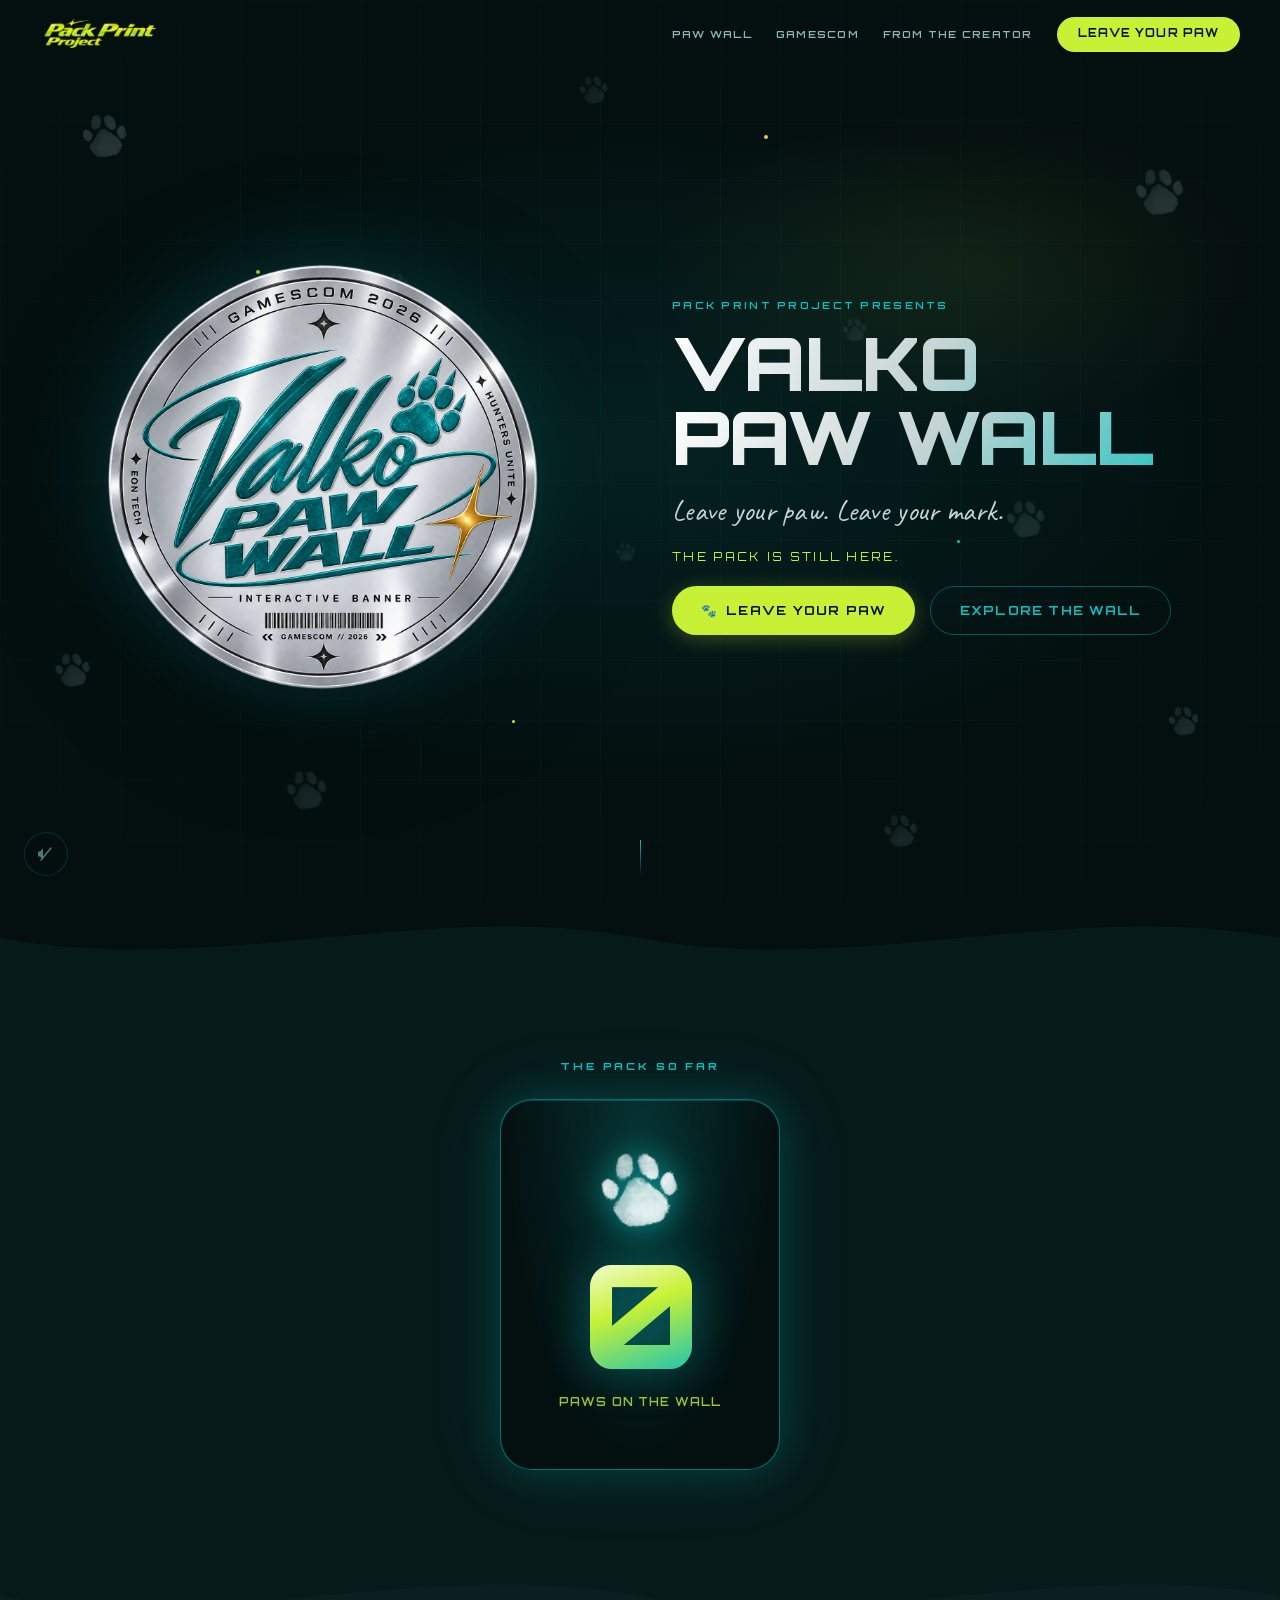
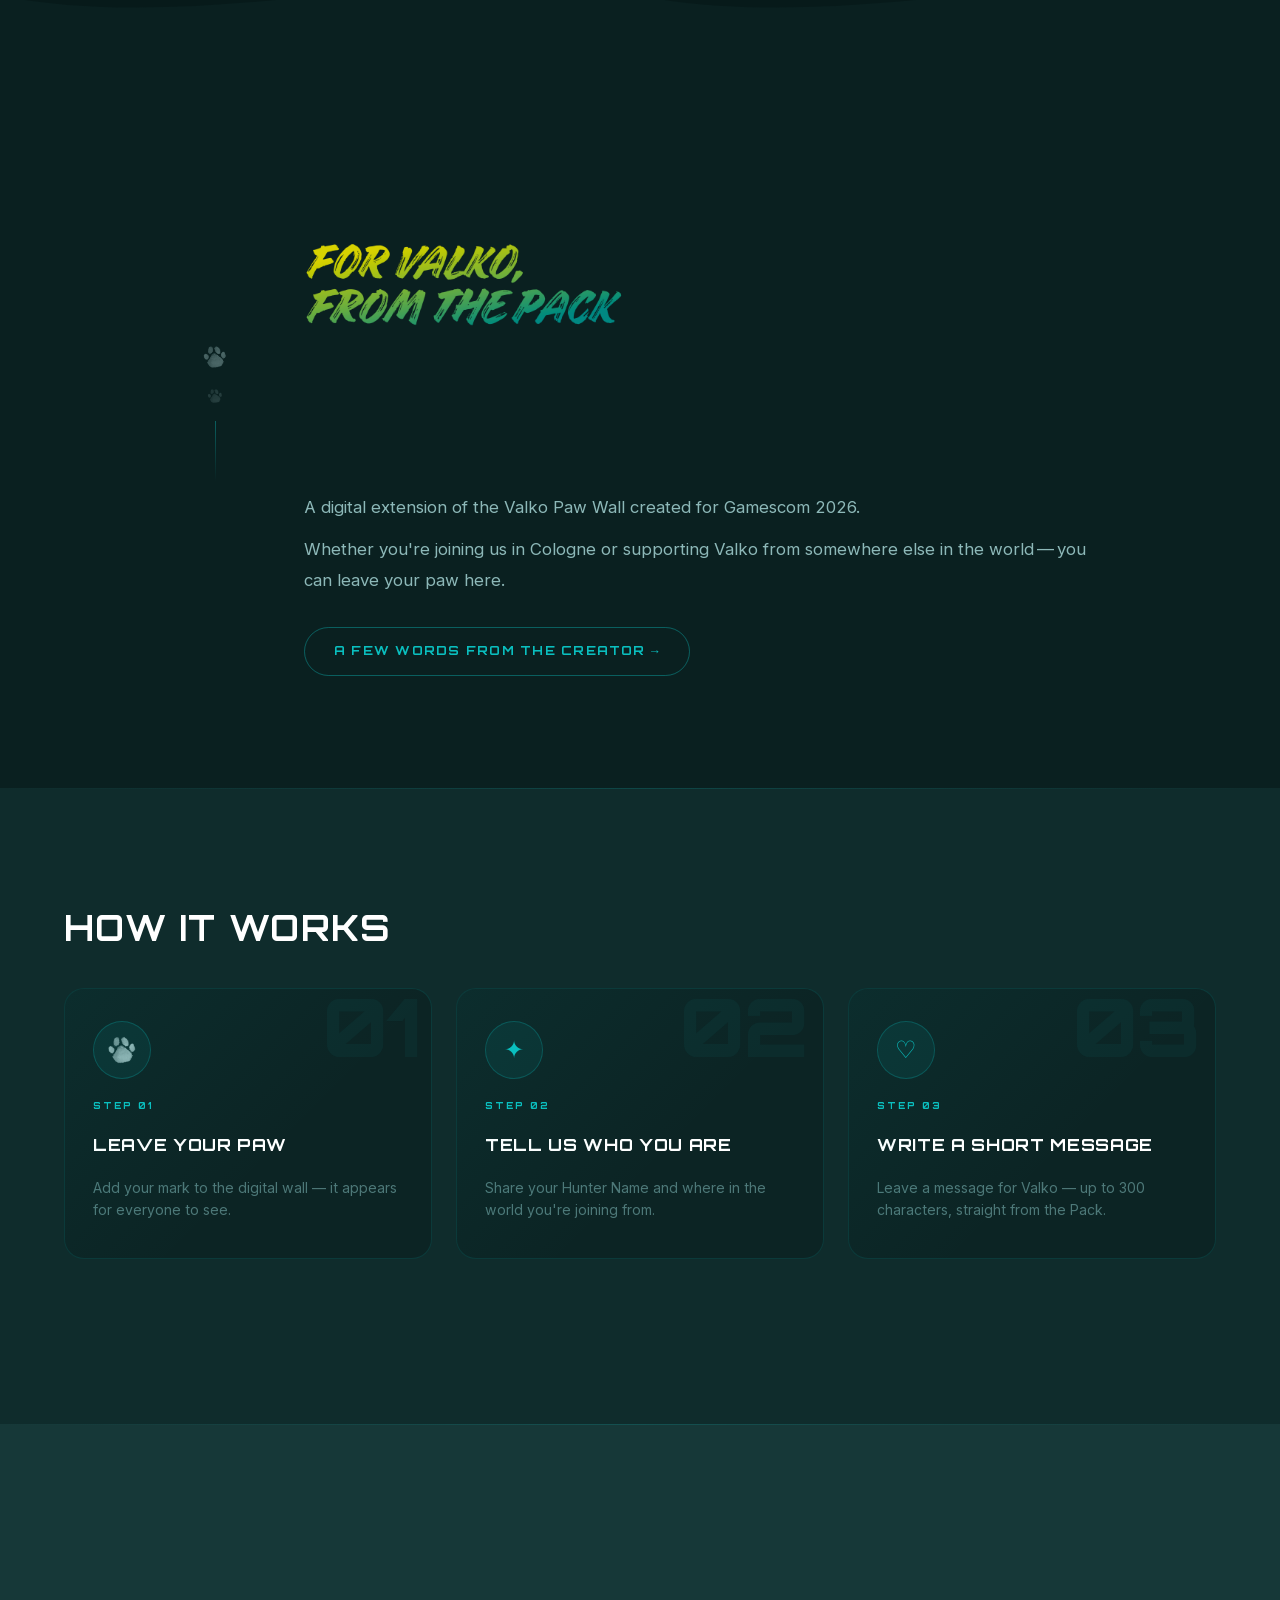
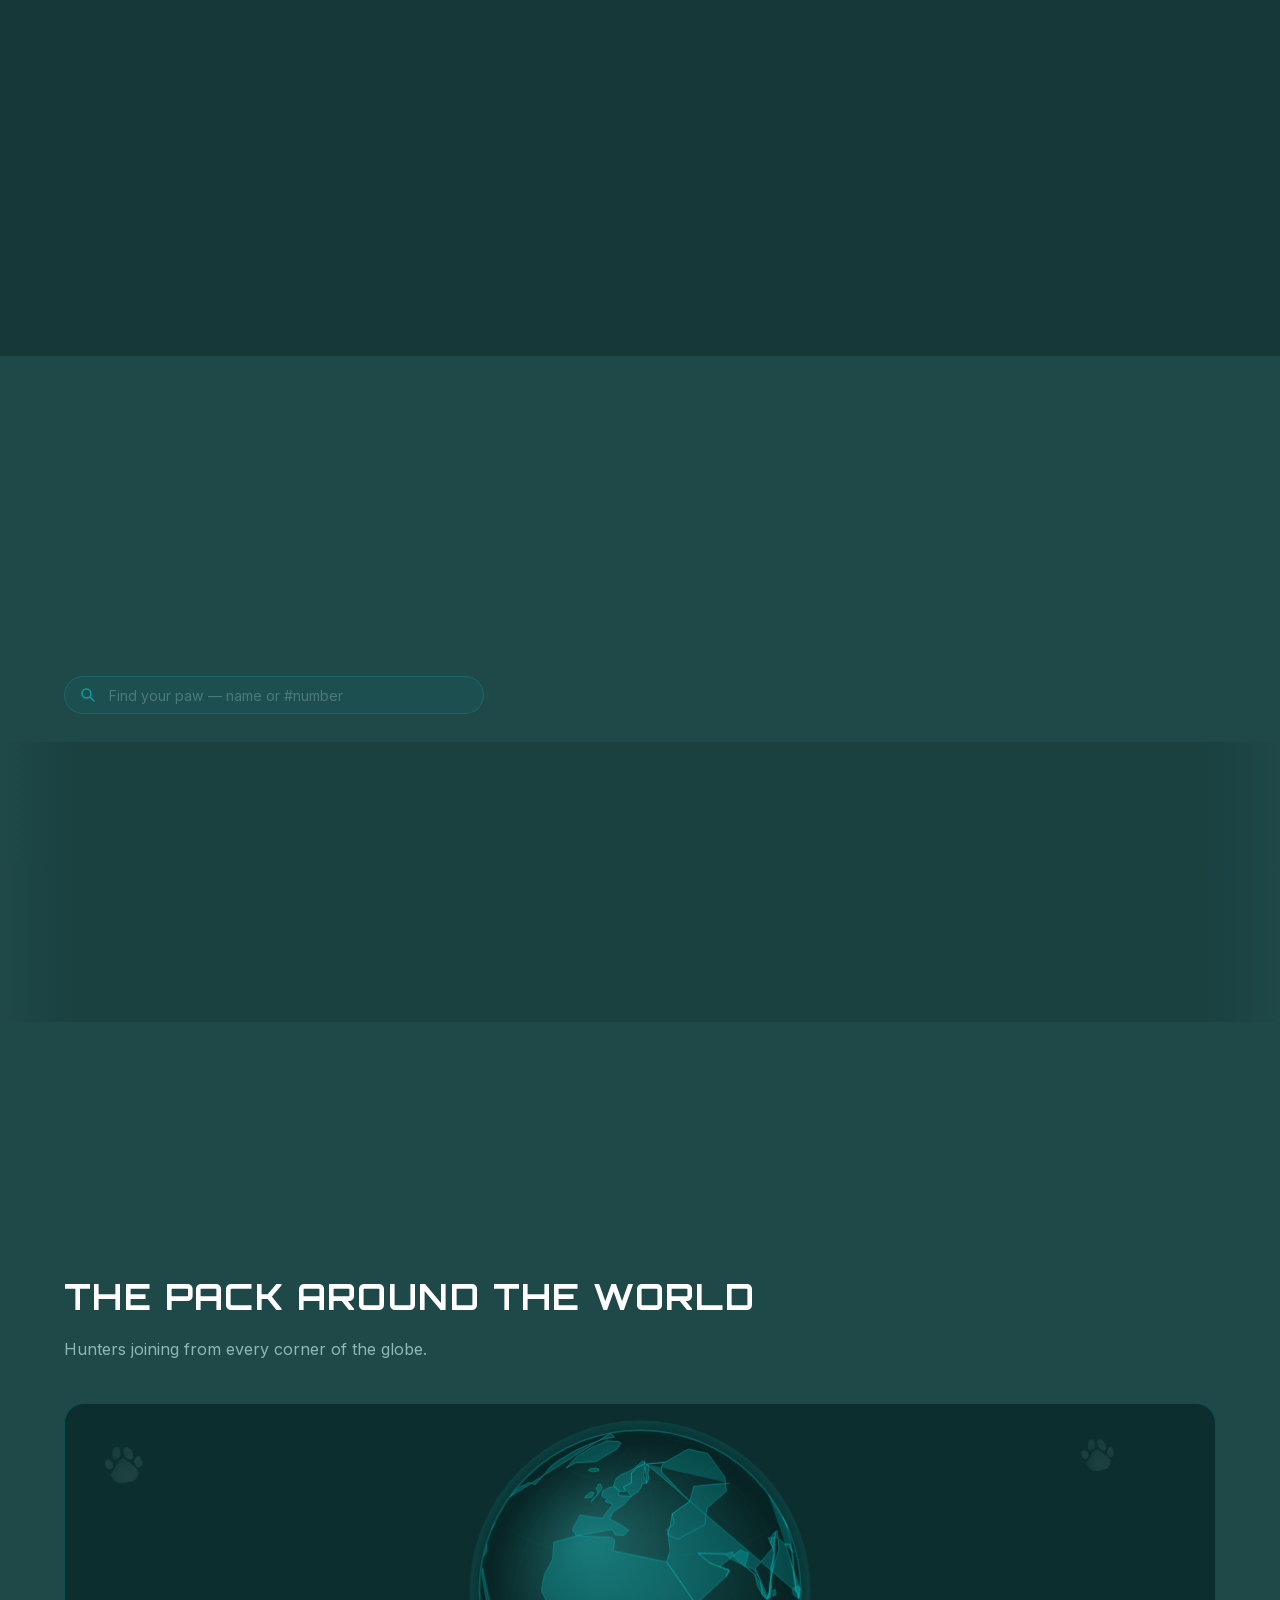
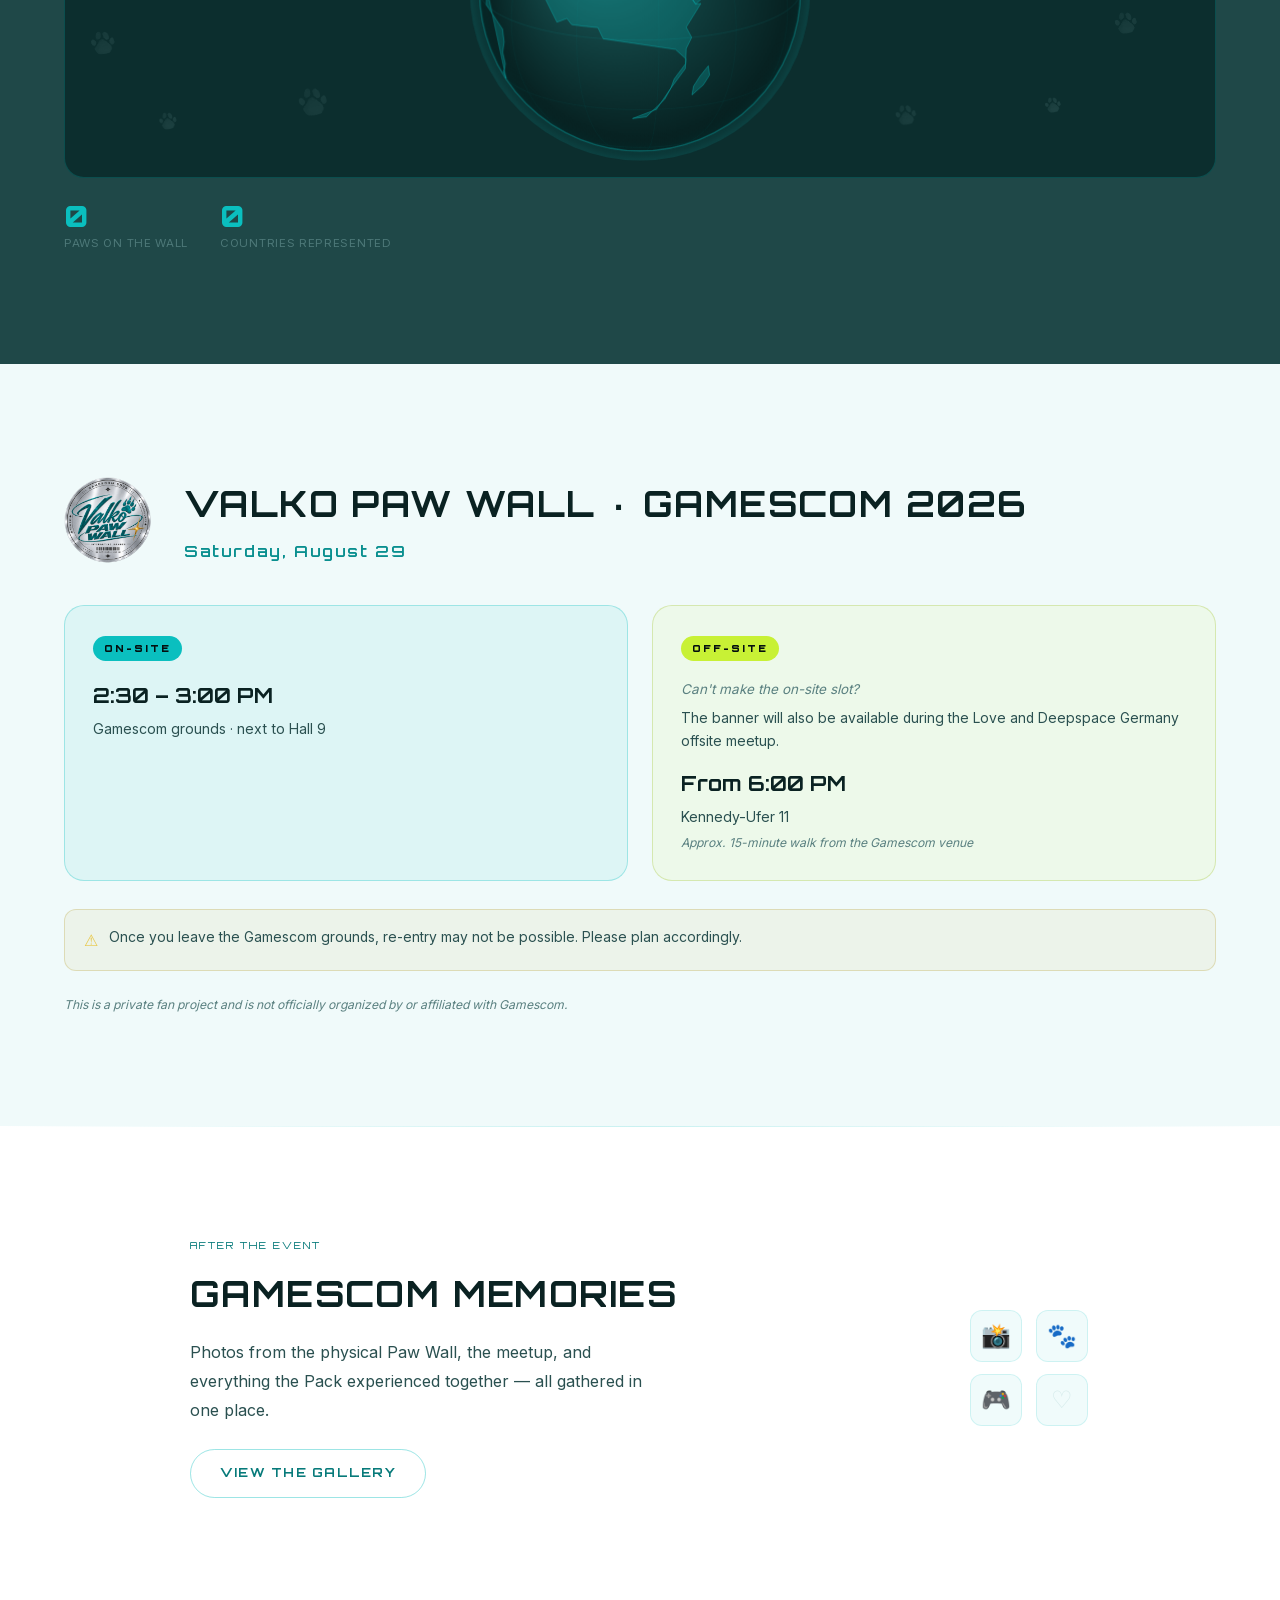
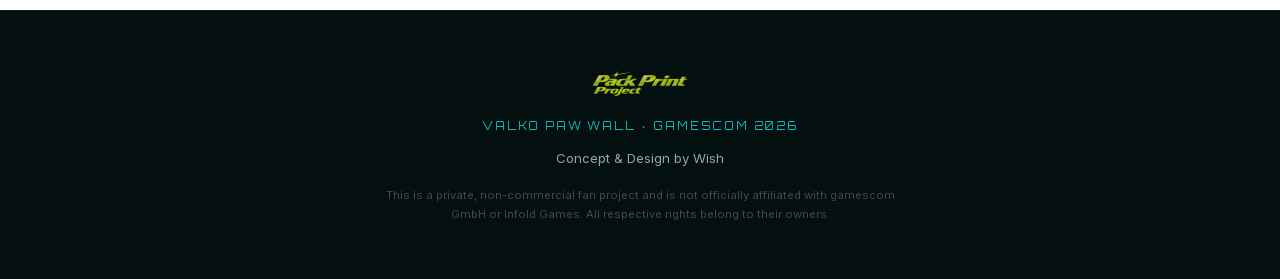
<file: index.html>
<!DOCTYPE html>
<html lang="en">
<head>
  <meta charset="UTF-8" />
  <meta name="viewport" content="width=device-width, initial-scale=1.0" />
  <meta name="robots" content="noindex, nofollow" />
  <title>Valko Paw Wall · Pack Print Project · Gamescom 2026</title>
  <meta name="description" content="Leave your paw. Leave your mark. A digital fan wall for Valko at Gamescom 2026." />
  <link rel="stylesheet" href="styles.css" />
</head>
<body>

  <!-- ============================================================
       NAVIGATION
  ============================================================ -->
  <nav class="site-nav" id="site-nav">
    <div class="nav-inner">
      <a href="#hero" class="nav-logo-link" aria-label="Back to top">
        <img src="assets/images/logo-pack-print-project.png" alt="Pack Print Project" class="nav-logo" />
      </a>
      <div class="nav-links" id="nav-links">
        <a href="#paw-wall" class="nav-link">Paw Wall</a>
        <a href="gamescom.html" class="nav-link">Gamescom</a>
        <a href="message.html" class="nav-link">From the Creator</a>
        <a href="#leave-your-paw" class="nav-cta">Leave Your Paw</a>
      </div>
      <button class="nav-burger" id="nav-burger" aria-label="Open menu" aria-expanded="false" aria-controls="nav-links">
        <span></span><span></span><span></span>
      </button>
    </div>
  </nav>


  <!-- ============================================================
       1. HERO / INTRO  — DO NOT MODIFY
  ============================================================ -->
  <section class="hero" id="hero">
    <!-- Decorative background elements -->
    <div class="hero-bg-grid"></div>
    <div class="hero-bg-glow"></div>

    <!-- Floating paw decorations -->
    <div class="floating-paws" aria-hidden="true">
      <span class="fp fp-1"></span>
      <span class="fp fp-2"></span>
      <span class="fp fp-3"></span>
      <span class="fp fp-4"></span>
      <span class="fp fp-5"></span>
      <span class="fp fp-6"></span>
      <span class="fp fp-7"></span>
      <span class="fp fp-8"></span>
      <span class="fp fp-9"></span>
      <span class="fp fp-10"></span>
      <span class="fp fp-11"></span>
      <span class="fp fp-12"></span>
    </div>

    <!-- Spark decorations -->
    <div class="sparks" aria-hidden="true">
      <span class="spark s1"></span>
      <span class="spark s2"></span>
      <span class="spark s3"></span>
      <span class="spark s4"></span>
    </div>

    <div class="hero-content">
      <div class="hero-visual" id="hero-visual">
        <!-- Large 3D coin: Valko Paw Wall Badge (front) ↔ Pack Print Project logo (back) -->
        <div class="hero-coin" aria-label="Valko Paw Wall coin">
          <div class="hero-coin-inner">
            <div class="coin-face coin-front">
              <img src="assets/images/valko-paw-wall-badge.png" alt="Valko Paw Wall · Gamescom 2026" />
            </div>
            <div class="coin-face coin-back">
              <img src="assets/images/valko-coin.png" alt="Valko" />
            </div>
            <div class="coin-rim"></div>
          </div>
        </div>
      </div>

      <div class="hero-text">
        <p class="hero-eyebrow">Pack Print Project presents</p>
        <h1 class="hero-title">
          <span class="hero-title-main">VALKO</span>
          <span class="hero-title-main">PAW WALL</span>
        </h1>
        <p class="hero-tagline">Leave your paw. Leave your mark.</p>
        <p class="hero-supporting">The Pack is still here.</p>

        <div class="hero-actions">
          <a href="#leave-your-paw" class="btn btn-primary" id="hero-cta">
            <span class="btn-icon">🐾</span> Leave Your Paw
          </a>
          <a href="#paw-wall" class="btn btn-secondary">
            Explore the Wall
          </a>
        </div>
      </div>
    </div>

    <!-- Scroll indicator -->
    <div class="scroll-indicator" aria-hidden="true">
      <span class="scroll-line"></span>
    </div>
  </section>

  <!-- Wave divider: hero → intro -->
  <div class="hero-wave" aria-hidden="true">
    <svg xmlns="http://www.w3.org/2000/svg" viewBox="0 0 1440 80" preserveAspectRatio="none">
      <path d="M0,40 C240,80 480,0 720,40 C960,80 1200,0 1440,40 L1440,80 L0,80 Z" fill="#071a1a"/>
    </svg>
  </div>

  <!-- ============================================================
       1b. PACK COUNT — animated paw counter
  ============================================================ -->
  <section class="pack-count-section dark-section" id="pack-count" aria-label="Pack count">
    <div class="container">
      <div class="pack-count-inner">
        <p class="pack-count-eyebrow">The Pack So Far</p>
        <div class="pack-count-card">
          <img class="pack-count-paw" src="assets/images/paw.png" alt="" aria-hidden="true">
          <span class="pack-count-number" id="pack-count-number" aria-live="polite">0</span>
          <p class="pack-count-label">paws on the wall</p>
          <p class="pack-count-countries" id="pack-count-countries" aria-live="polite"></p>
        </div>
      </div>
    </div>
  </section>

  <div class="count-wave" aria-hidden="true">
    <svg xmlns="http://www.w3.org/2000/svg" viewBox="0 0 1440 80" preserveAspectRatio="none">
      <path d="M0,40 C240,80 480,0 720,40 C960,80 1200,0 1440,40 L1440,80 L0,80 Z" fill="#0a2020"/>
    </svg>
  </div>

  <!-- ============================================================
       2. PROJECT INTRODUCTION
  ============================================================ -->
  <section class="intro-section dark-section" id="about">
    <div class="container">
      <div class="intro-inner reveal">
        <div class="intro-deco" aria-hidden="true">
          <span class="deco-paw dp-1"></span>
          <span class="deco-paw dp-2"></span>
          <span class="deco-line"></span>
        </div>
        <div class="intro-text">
          <img src="assets/images/for-valko-from-the-pack.png" alt="For Valko, From The Pack" class="intro-graphic" />
          <p class="intro-body">
            A digital extension of the Valko Paw Wall created for Gamescom 2026.
          </p>
          <p class="intro-body">
            Whether you're joining us in Cologne or supporting Valko from somewhere else in the world&thinsp;—&thinsp;you can leave your paw here.
          </p>
          <a href="message.html" class="btn btn-secondary" style="margin-top:1.25rem;">A Few Words from the Creator &rarr;</a>
        </div>
      </div>
    </div>
  </section>


  <!-- ============================================================
       3. HOW IT WORKS
  ============================================================ -->
  <section class="how-it-works dark-section" id="how-it-works">
    <div class="container">
      <h2 class="section-title reveal">How It Works</h2>
      <div class="steps-row">

        <div class="step reveal">
          <div class="step-number">01</div>
          <div class="step-icon" aria-hidden="true">
            <img src="assets/images/paw.png" alt="" class="step-paw-icon" />
          </div>
          <p class="step-label">Step 01</p>
          <h3 class="step-title">Leave your paw</h3>
          <p class="step-desc">Add your mark to the digital wall — it appears for everyone to see.</p>
        </div>

        <div class="step-connector" aria-hidden="true"></div>

        <div class="step reveal">
          <div class="step-number">02</div>
          <div class="step-icon step-icon-text" aria-hidden="true">✦</div>
          <p class="step-label">Step 02</p>
          <h3 class="step-title">Tell us who you are</h3>
          <p class="step-desc">Share your Hunter Name and where in the world you're joining from.</p>
        </div>

        <div class="step-connector" aria-hidden="true"></div>

        <div class="step reveal">
          <div class="step-number">03</div>
          <div class="step-icon step-icon-text" aria-hidden="true">♡</div>
          <p class="step-label">Step 03</p>
          <h3 class="step-title">Write a short message</h3>
          <p class="step-desc">Leave a message for Valko — up to 300 characters, straight from the Pack.</p>
        </div>

      </div>
      <p class="steps-note reveal">Your paw appears on the wall for everyone to see.</p>
    </div>
  </section>


  <!-- ============================================================
       4. LEAVE YOUR PAW (CTA section)
  ============================================================ -->
  <section class="leave-your-paw dark-section" id="leave-your-paw">
    <div class="container">
      <div class="lyp-inner reveal">
        <div class="lyp-sparks" aria-hidden="true">
          <span class="spark lyp-s1"></span>
          <span class="spark lyp-s2"></span>
        </div>
        <h2 class="section-title">Join the Pack</h2>
        <p class="lyp-sub">Add your paw to the wall and leave a message for Valko.</p>
        <button class="btn btn-primary btn-large" id="open-form-btn" aria-haspopup="dialog">
          <span class="btn-icon">🐾</span> + Leave Your Paw
        </button>
      </div>
    </div>
  </section>


  <!-- ============================================================
       SUBMISSION ANIMATION OVERLAY
  ============================================================ -->
  <div class="stamp-overlay" id="stamp-overlay" aria-live="polite" aria-hidden="true">
    <div class="stamp-inner">
      <div class="stamp-paw" id="stamp-paw">
        <img src="assets/images/paw.png" alt="Paw stamp" />
      </div>
      <p class="stamp-message">Your paw has joined the Pack. 🐾</p>
    </div>
  </div>


  <!-- ============================================================
       5. THE DIGITAL VALKO PAW WALL
  ============================================================ -->
  <section class="paw-wall-section dark-section" id="paw-wall">
    <div class="paw-wall-header-wrap">
      <div class="container">
        <div class="paw-wall-header reveal">
          <div class="paw-wall-title-group">
            <h2 class="section-title">The Valko Paw Wall</h2>
            <p class="paw-counter">
              <span class="counter-number" id="paw-count">0</span>
              <span class="counter-label"> paws and counting</span>
            </p>
          </div>
          <div class="paw-wall-controls" aria-label="Wall navigation">
            <!-- Mode toggles -->
            <div class="wall-mode-toggle" role="group" aria-label="Wall display mode">
              <button class="wall-mode-btn active" id="mode-scroll" aria-pressed="true" title="Scroll mode">
                <svg width="16" height="16" viewBox="0 0 16 16" fill="none" aria-hidden="true">
                  <rect x="1" y="5" width="3" height="6" rx="1" fill="currentColor"/>
                  <rect x="6" y="3" width="3" height="10" rx="1" fill="currentColor"/>
                  <rect x="11" y="5" width="3" height="6" rx="1" fill="currentColor"/>
                  <path d="M0 8 L2 6 M14 8 L16 6" stroke="currentColor" stroke-width="1.5"/>
                </svg>
                Scroll
              </button>
              <button class="wall-mode-btn" id="mode-mosaic" aria-pressed="false" title="Full wall mode">
                <svg width="16" height="16" viewBox="0 0 16 16" fill="none" aria-hidden="true">
                  <rect x="1" y="1" width="6" height="6" rx="1" fill="currentColor" opacity="0.7"/>
                  <rect x="9" y="1" width="6" height="4" rx="1" fill="currentColor"/>
                  <rect x="1" y="9" width="4" height="6" rx="1" fill="currentColor"/>
                  <rect x="7" y="9" width="8" height="6" rx="1" fill="currentColor" opacity="0.7"/>
                </svg>
                Wall
              </button>
            </div>
          </div>
        </div>
      </div>
    </div>

    <!-- Search bar -->
    <div class="paw-search-wrap">
      <div class="container">
        <div class="paw-search-inner">
          <svg class="paw-search-icon" width="16" height="16" viewBox="0 0 16 16" fill="none" aria-hidden="true">
            <circle cx="6.5" cy="6.5" r="4.5" stroke="currentColor" stroke-width="1.5"/>
            <path d="M10 10L14 14" stroke="currentColor" stroke-width="1.5" stroke-linecap="round"/>
          </svg>
          <input id="paw-search" class="paw-search-input" type="search" placeholder="Find your paw — name or #number" autocomplete="off" spellcheck="false" />
          <div id="paw-search-results" class="paw-search-results" hidden></div>
        </div>
      </div>
    </div>

    <!-- Full-width horizontal drag-scroll wall -->
    <div class="paw-wall-track-wrap" id="paw-wall-scroll-wrap">
      <div class="paw-wall-track" id="paw-wall-track" role="list" aria-label="Valko Paw Wall entries">
        <!-- Paw entries injected by JS — oldest left, newest right -->
      </div>
    </div>

    <!-- Full mosaic wall (all paws at once) -->
    <div class="paw-wall-mosaic-wrap" id="paw-wall-mosaic-wrap" aria-hidden="true">
      <div class="paw-wall-mosaic-viewport" id="paw-wall-mosaic-viewport">
        <div class="paw-wall-mosaic" id="paw-wall-mosaic" role="list" aria-label="Valko Paw Wall — full view">
          <!-- Mosaic paw entries injected by JS -->
        </div>
        <span class="paw-wall-mosaic-hint" aria-hidden="true">drag to explore</span>
      </div>
    </div>
  </section>


  <!-- ============================================================
       6. THE PACK AROUND THE WORLD
  ============================================================ -->
  <section class="world-section dark-section" id="world">
    <div class="container">
      <div class="world-header reveal">
        <h2 class="section-title">The Pack Around the World</h2>
        <p class="world-sub">Hunters joining from every corner of the globe.</p>
      </div>
      <div class="world-map-wrap reveal">
        <div class="world-map" id="world-map" aria-label="World map showing Pack locations">
          <!-- canvas + floating paws injected by JS -->
        </div>
        <div class="world-stats" id="world-stats">
          <!-- Country count injected by JS -->
        </div>
      </div>
    </div>
  </section>


  <!-- ============================================================
       7. GAMESCOM INFORMATION
  ============================================================ -->
  <section class="event-info dark-section" id="event-info">
    <div class="container">
      <div class="event-header reveal">
        <img src="assets/images/valko-paw-wall-badge.png" alt="Valko Paw Wall Badge" class="event-badge" />
        <div>
          <h2 class="section-title">Valko Paw Wall · Gamescom 2026</h2>
          <p class="event-date">Saturday, August 29</p>
        </div>
      </div>

      <div class="event-slots reveal">

        <!-- On-site slot -->
        <div class="event-slot slot-onsite">
          <div class="slot-tag">ON-SITE</div>
          <div class="slot-body">
            <p class="slot-time">2:30 – 3:00 PM</p>
            <p class="slot-location">Gamescom grounds · next to Hall 9</p>
          </div>
        </div>

        <!-- Off-site slot -->
        <div class="event-slot slot-offsite">
          <div class="slot-tag">OFF-SITE</div>
          <div class="slot-body">
            <p class="slot-label">Can't make the on-site slot?</p>
            <p class="slot-copy">The banner will also be available during the Love and Deepspace Germany offsite meetup.</p>
            <p class="slot-time">From 6:00 PM</p>
            <p class="slot-location">Kennedy-Ufer 11</p>
            <p class="slot-note">Approx. 15-minute walk from the Gamescom venue</p>
          </div>
        </div>

      </div>

      <div class="event-warning reveal">
        <span class="warning-icon" aria-hidden="true">⚠</span>
        <p>Once you leave the Gamescom grounds, re-entry may not be possible. Please plan accordingly.</p>
      </div>

      <p class="event-disclaimer reveal">
        This is a private fan project and is not officially organized by or affiliated with Gamescom.
      </p>
    </div>
  </section>


  <!-- ============================================================
       8. GAMESCOM MEMORIES TEASER
  ============================================================ -->
  <section class="memories-teaser dark-section" id="memories">
    <div class="container">
      <div class="memories-inner reveal">
        <div class="memories-text">
          <p class="memories-eyebrow">After the event</p>
          <h2 class="section-title">Gamescom Memories</h2>
          <p class="memories-body">
            Photos from the physical Paw Wall, the meetup, and everything the Pack experienced together — all gathered in one place.
          </p>
          <a href="gamescom.html" class="btn btn-secondary memories-btn">
            View the Gallery
          </a>
        </div>
        <div class="memories-visual" aria-hidden="true">
          <div class="memories-icon-grid">
            <span class="mi mi-1">📸</span>
            <span class="mi mi-2">🐾</span>
            <span class="mi mi-3">🎮</span>
            <span class="mi mi-4">♡</span>
          </div>
        </div>
      </div>
    </div>
  </section>


  <!-- ============================================================
       9. FOOTER
  ============================================================ -->
  <footer class="site-footer">
    <div class="container">
      <div class="footer-inner">
        <img src="assets/images/logo-pack-print-project.png" alt="Pack Print Project" class="footer-logo" />
        <p class="footer-sub">Valko Paw Wall · Gamescom 2026</p>
        <p class="footer-credit">Concept &amp; Design by Wish</p>
        <p class="footer-disclaimer">
          This is a private, non-commercial fan project and is not officially affiliated with gamescom GmbH or Infold Games. All respective rights belong to their owners.
        </p>
      </div>
    </div>
  </footer>


  <!-- ============================================================
       MODAL — LEAVE YOUR PAW FORM
  ============================================================ -->
  <div class="modal-overlay" id="modal-overlay" role="dialog" aria-modal="true" aria-labelledby="modal-title" aria-hidden="true">
    <div class="modal" id="modal">
      <button class="modal-close" id="modal-close" aria-label="Close form">
        <span aria-hidden="true">✕</span>
      </button>

      <div class="modal-header">
        <img src="assets/images/paw.png" alt="" class="modal-paw-icon" aria-hidden="true" />
        <h2 class="modal-title" id="modal-title">Leave Your Paw</h2>
        <p class="modal-sub">Join the Pack. Leave your mark for Valko.</p>
      </div>

      <form class="paw-form" id="paw-form" novalidate>

        <!-- Honeypot (hidden from real users, catches bots) -->
        <div class="form-honeypot" aria-hidden="true">
          <label for="field-website">Website</label>
          <input type="text" id="field-website" name="website" tabindex="-1" autocomplete="off" />
        </div>

        <!-- Hunter Name -->
        <div class="form-group">
          <label class="form-label" for="field-name">
            Hunter Name <span class="required-mark" aria-label="required">*</span>
          </label>
          <input
            type="text"
            id="field-name"
            name="hunterName"
            class="form-input"
            placeholder="Your Hunter Name"
            maxlength="60"
            autocomplete="off"
            required
          />
          <span class="form-error" id="error-name" role="alert"></span>
        </div>

        <!-- Hunter Number -->
        <div class="form-group">
          <label class="form-label" for="field-number">
            Hunter Number / Hunter ID <span class="optional-mark">(optional)</span>
          </label>
          <input
            type="text"
            id="field-number"
            name="hunterNumber"
            class="form-input"
            placeholder="e.g. #00001"
            maxlength="20"
            autocomplete="off"
          />
        </div>

        <!-- Where are you joining from? -->
        <div class="form-group">
          <label class="form-label" for="field-country">
            Where are you joining from? <span class="optional-mark">(optional)</span>
          </label>
          <div class="country-select-wrap">
            <input
              type="text"
              id="field-country"
              name="countrySearch"
              class="form-input"
              placeholder="Search your country/region…"
              autocomplete="off"
              role="combobox"
              aria-expanded="false"
              aria-autocomplete="list"
              aria-controls="country-listbox"
            />
            <ul class="country-dropdown" id="country-listbox" role="listbox" aria-label="Country/Region suggestions"></ul>
          </div>
          <input type="hidden" id="field-country-code" name="countryCode" />
          <input type="hidden" id="field-country-name" name="countryName" />
        </div>

        <!-- Message -->
        <div class="form-group">
          <label class="form-label" for="field-message">
            Message for Valko <span class="optional-mark">(optional)</span>
          </label>
          <textarea
            id="field-message"
            name="message"
            class="form-textarea"
            placeholder="Write something for Valko… (max 300 characters)"
            maxlength="300"
            rows="4"
          ></textarea>
          <span class="char-counter" id="char-counter" aria-live="polite">0 / 300</span>
        </div>

        <!-- Consent note -->
        <p class="form-consent">
          Your paw and name will be publicly visible on the wall. Please keep messages respectful.
        </p>

        <!-- Submit -->
        <button type="submit" class="btn btn-primary btn-full" id="submit-btn">
          <span class="btn-icon">🐾</span> ADD MY PAW
        </button>

        <!-- Cooldown message (hidden by default) -->
        <p class="form-cooldown" id="form-cooldown" aria-live="polite"></p>

      </form>
    </div>
  </div>


  <!-- ============================================================
       PAW MESSAGE OVERLAY (click on a paw to view)
  ============================================================ -->
  <div class="paw-detail-overlay" id="paw-detail-overlay" role="dialog" aria-modal="true" aria-labelledby="detail-title" aria-hidden="true">
    <div class="paw-detail-card" id="paw-detail-card">
      <button class="modal-close detail-close" id="detail-close" aria-label="Close">
        <span aria-hidden="true">✕</span>
      </button>
      <div class="detail-paw-icon" aria-hidden="true">
        <img src="assets/images/paw.png" alt="" />
      </div>
      <h3 class="detail-name" id="detail-name"></h3>
      <p class="detail-number" id="detail-number"></p>
      <p class="detail-country" id="detail-country"></p>
      <blockquote class="detail-message" id="detail-message"></blockquote>
      <p class="detail-origin" id="detail-origin"></p>
    </div>
  </div>


  <!-- ============================================================
       AUDIO SYSTEM
       Two tracks: hero ambience + paw wall track.
       Volumes are driven by scroll position — no autoplay.
  ============================================================ -->

  <!-- Track A: Tameless Territory — hero section -->
  <audio id="audio-hero" loop preload="none">
    <source src="assets/audio/Love and Deepspace - Tameless Territory.mp3" type="audio/mpeg" />
  </audio>

  <!-- Track B: Wolf Forest — paw wall section -->
  <audio id="audio-wall" loop preload="none">
    <source src="assets/audio/wolf-forest.mp3" type="audio/mpeg" />
  </audio>

  <!-- Floating music toggle button (bottom-left corner) -->
  <button
    class="music-btn"
    id="music-btn"
    aria-label="Enable music"
    title="Toggle music"
    aria-pressed="false"
  >
    <span class="music-btn-icon music-icon-off" aria-hidden="true">
      <!-- Muted note -->
      <svg width="18" height="18" viewBox="0 0 18 18" fill="none">
        <path d="M3 6.5H1.5A.5.5 0 0 0 1 7v4a.5.5 0 0 0 .5.5H3l3 3V3.5L3 6.5Z" fill="currentColor"/>
        <path d="M14 3L4 15" stroke="currentColor" stroke-width="1.5" stroke-linecap="round"/>
      </svg>
    </span>
    <span class="music-btn-icon music-icon-on" aria-hidden="true" style="display:none">
      <!-- Sound waves -->
      <svg width="18" height="18" viewBox="0 0 18 18" fill="none">
        <path d="M3 6.5H1.5A.5.5 0 0 0 1 7v4a.5.5 0 0 0 .5.5H3l3 3V3.5L3 6.5Z" fill="currentColor"/>
        <path d="M10 5.5a4 4 0 0 1 0 7" stroke="currentColor" stroke-width="1.5" stroke-linecap="round"/>
        <path d="M12.5 3a7 7 0 0 1 0 12" stroke="currentColor" stroke-width="1.5" stroke-linecap="round" opacity="0.5"/>
      </svg>
    </span>
  </button>

  <script src="script.js"></script>
  <script>
    // Burger menu toggle
    const burger   = document.getElementById('nav-burger');
    const navLinks = document.getElementById('nav-links');
    burger.addEventListener('click', () => {
      const open = burger.classList.toggle('open');
      navLinks.classList.toggle('open', open);
      burger.setAttribute('aria-expanded', String(open));
    });
    // Close menu when a link is clicked
    navLinks.querySelectorAll('a').forEach(a => {
      a.addEventListener('click', () => {
        burger.classList.remove('open');
        navLinks.classList.remove('open');
        burger.setAttribute('aria-expanded', 'false');
      });
    });
  </script>
</body>
</html>
</file>
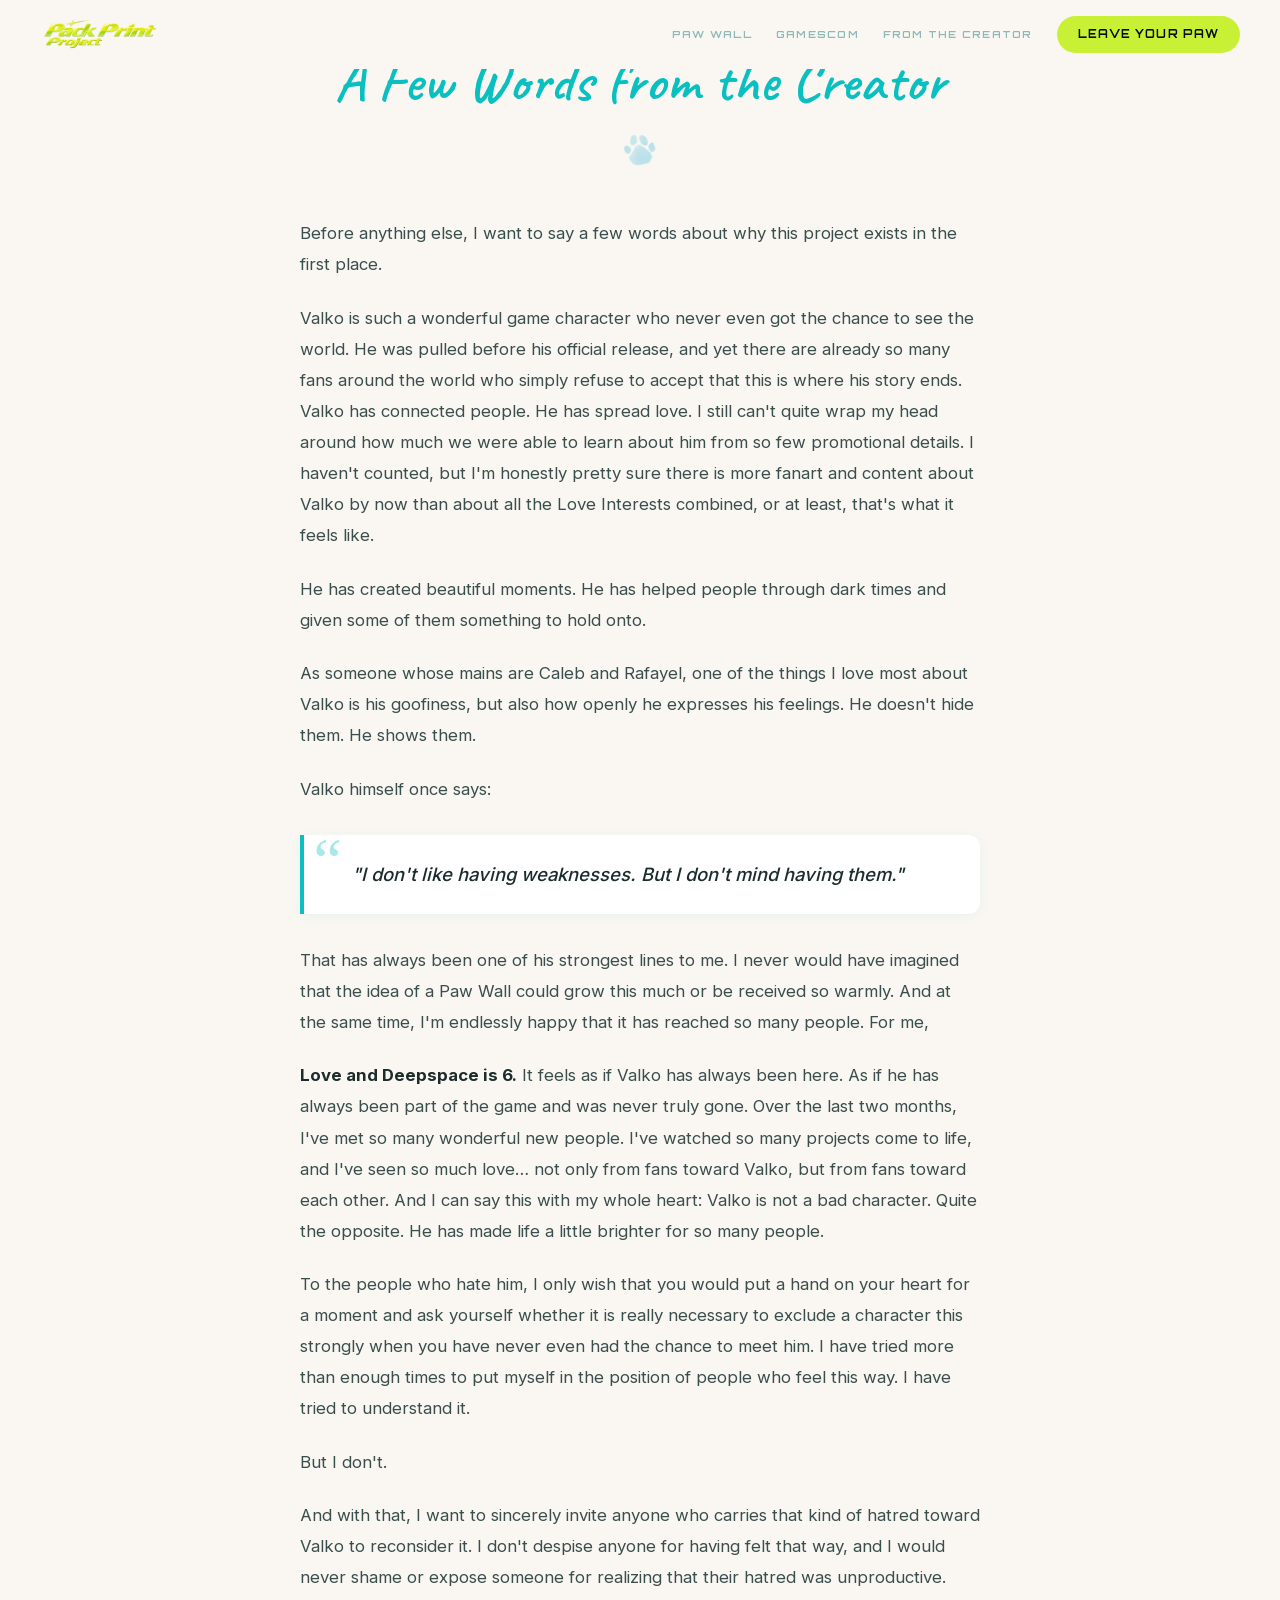
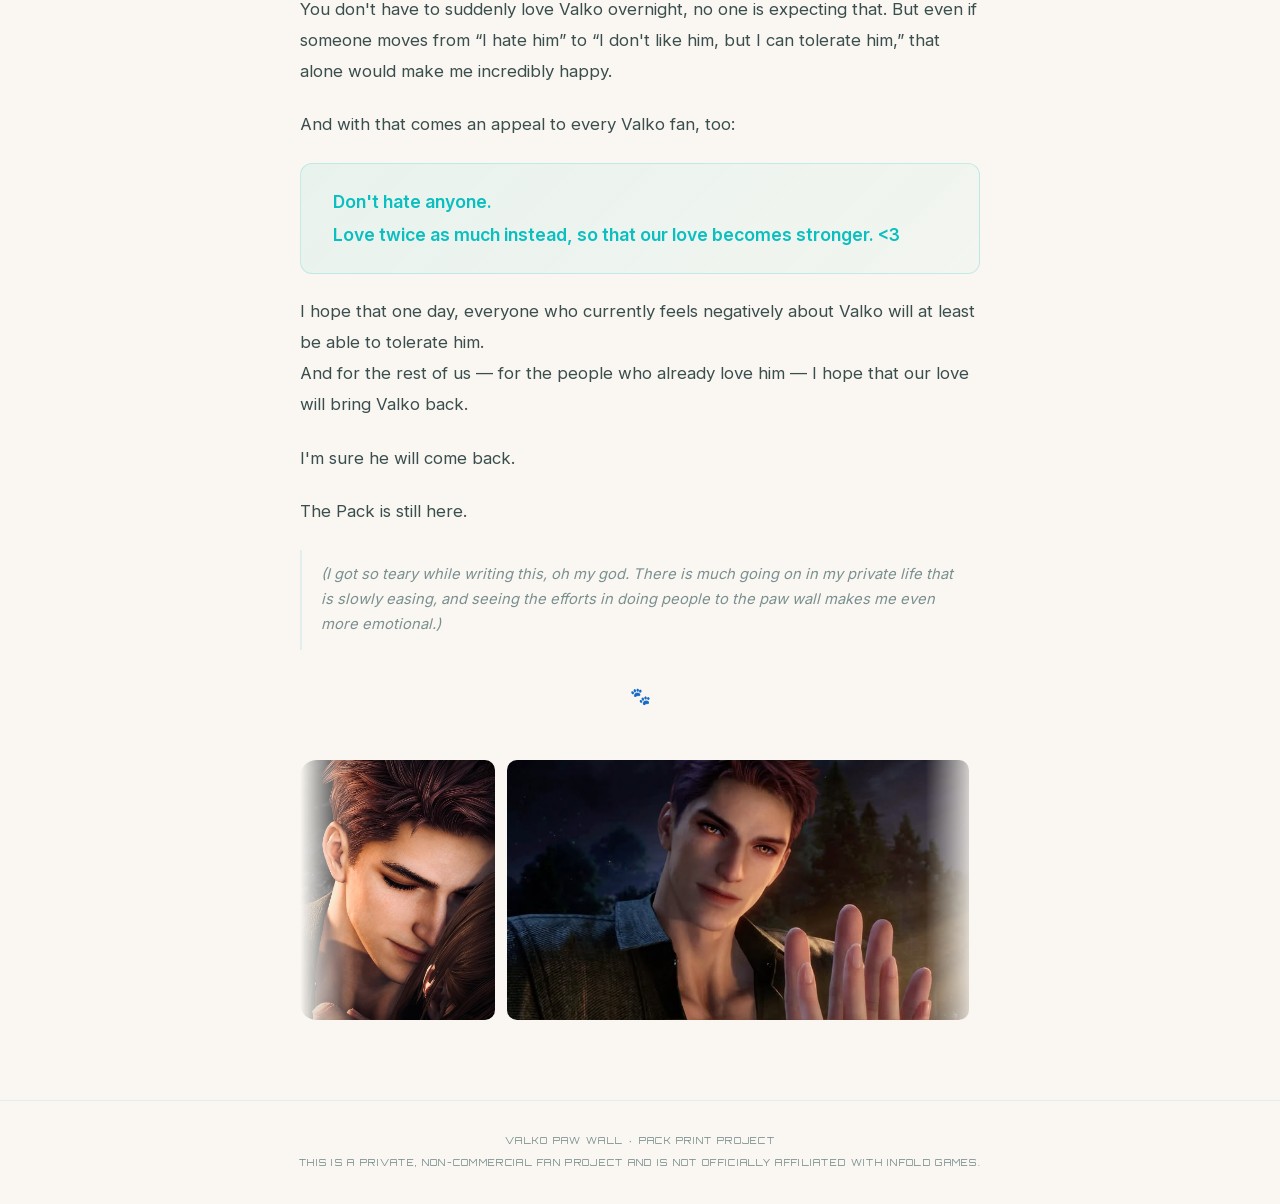
<file: message.html>
<!DOCTYPE html>
<html lang="en">
<head>
  <meta charset="UTF-8" />
  <meta name="viewport" content="width=device-width, initial-scale=1.0" />
  <meta name="robots" content="noindex, nofollow" />
  <title>A Few Words from the Creator — Valko Paw Wall</title>
  <link rel="stylesheet" href="styles.css" />
  <link rel="stylesheet" href="message.css" />
</head>
<body>

  <!-- Navigation -->
  <nav class="site-nav" id="site-nav">
    <div class="nav-inner">
      <a href="index.html">
        <img src="assets/images/logo-pack-print-project.png" alt="Pack Print Project" class="nav-logo" />
      </a>
      <div class="nav-links" id="nav-links">
        <a href="index.html#paw-wall" class="nav-link">Paw Wall</a>
        <a href="gamescom.html" class="nav-link">Gamescom</a>
        <a href="message.html" class="nav-link nav-link-active">From the Creator</a>
        <a href="index.html#leave-your-paw" class="nav-cta">Leave Your Paw</a>
      </div>
      <button class="nav-burger" id="nav-burger" aria-label="Open menu" aria-expanded="false" aria-controls="nav-links">
        <span></span><span></span><span></span>
      </button>
    </div>
  </nav>

  <main class="msg-main">
    <article class="msg-article">

      <header class="msg-header">
        <h1 class="msg-title">A Few Words from the Creator</h1>
        <div class="msg-paw" aria-hidden="true">
          <img src="assets/images/paw.png" alt="" width="40" height="40" />
        </div>
      </header>

      <div class="msg-body">

        <p>Before anything else, I want to say a few words about why this project exists in the first place.</p>

        <p>Valko is such a wonderful game character who never even got the chance to see the world. He was pulled before his official release, and yet there are already so many fans around the world who simply refuse to accept that this is where his story ends. Valko has connected people. He has spread love. I still can't quite wrap my head around how much we were able to learn about him from so few promotional details. I haven't counted, but I'm honestly pretty sure there is more fanart and content about Valko by now than about all the Love Interests combined, or at least, that's what it feels like.</p>

        <p>He has created beautiful moments. He has helped people through dark times and given some of them something to hold onto.</p>

        <p>As someone whose mains are Caleb and Rafayel, one of the things I love most about Valko is his goofiness, but also how openly he expresses his feelings. He doesn't hide them. He shows them.</p>

        <p>Valko himself once says:</p>

        <blockquote class="msg-quote">
          <p>"I don't like having weaknesses. But I don't mind having them."</p>
        </blockquote>

        <p>That has always been one of his strongest lines to me. I never would have imagined that the idea of a Paw Wall could grow this much or be received so warmly. And at the same time, I'm endlessly happy that it has reached so many people. For me,</p>

        <p><strong>Love and Deepspace is 6.</strong> It feels as if Valko has always been here. As if he has always been part of the game and was never truly gone. Over the last two months, I've met so many wonderful new people. I've watched so many projects come to life, and I've seen so much love&hellip; not only from fans toward Valko, but from fans toward each other. And I can say this with my whole heart: Valko is not a bad character. Quite the opposite. He has made life a little brighter for so many people.</p>

        <p>To the people who hate him, I only wish that you would put a hand on your heart for a moment and ask yourself whether it is really necessary to exclude a character this strongly when you have never even had the chance to meet him. I have tried more than enough times to put myself in the position of people who feel this way. I have tried to understand it.</p>

        <p>But I don't.</p>

        <p>And with that, I want to sincerely invite anyone who carries that kind of hatred toward Valko to reconsider it. I don't despise anyone for having felt that way, and I would never shame or expose someone for realizing that their hatred was unproductive. You don't have to suddenly love Valko overnight, no one is expecting that. But even if someone moves from &ldquo;I hate him&rdquo; to &ldquo;I don't like him, but I can tolerate him,&rdquo; that alone would make me incredibly happy.</p>

        <p>And with that comes an appeal to every Valko fan, too:</p>

        <div class="msg-appeal">
          <p>Don't hate anyone.</p>
          <p>Love twice as much instead, so that our love becomes stronger. &lt;3</p>
        </div>

        <p>I hope that one day, everyone who currently feels negatively about Valko will at least be able to tolerate him.<br />
        And for the rest of us — for the people who already love him — I hope that our love will bring Valko back.</p>

        <p>I'm sure he will come back.</p>

        <p>The Pack is still here.</p>

        <p class="msg-aside">(I got so teary while writing this, oh my god. There is much going on in my private life that is slowly easing, and seeing the efforts in doing people to the paw wall makes me even more emotional.)</p>

        <p class="msg-sign">🐾</p>

      </div>

    </article>

    <!-- Auto-scrolling photo carousel -->
    <div class="msg-carousel-wrap">
      <div class="msg-carousel" aria-hidden="true">
        <!-- Original set -->
        <img src="assets/images/valko/valko-closeup.jpg"      alt="Valko" />
        <img src="assets/images/valko/valko-mc-hands.jpg"     alt="Valko and MC" />
        <img src="assets/images/valko/valko-hands-face.jpg"   alt="Valko" />
        <img src="assets/images/valko/valko-hugging.jpg"      alt="Valko hugging" />
        <img src="assets/images/valko/valko-nose-pinching.jpg" alt="Valko" />
        <img src="assets/images/valko/valko-surprised.jpg"    alt="Valko surprised" />
        <!-- Duplicate set for seamless loop -->
        <img src="assets/images/valko/valko-closeup.jpg"      alt="" />
        <img src="assets/images/valko/valko-mc-hands.jpg"     alt="" />
        <img src="assets/images/valko/valko-hands-face.jpg"   alt="" />
        <img src="assets/images/valko/valko-hugging.jpg"      alt="" />
        <img src="assets/images/valko/valko-nose-pinching.jpg" alt="" />
        <img src="assets/images/valko/valko-surprised.jpg"    alt="" />
      </div>
    </div>

  </main>

  <footer class="msg-footer">
    <p>Valko Paw Wall · Pack Print Project</p>
    <p>This is a private, non-commercial fan project and is not officially affiliated with Infold Games.</p>
  </footer>
  <script>
    const burger   = document.getElementById('nav-burger');
    const navLinks = document.getElementById('nav-links');
    burger.addEventListener('click', () => {
      const open = burger.classList.toggle('open');
      navLinks.classList.toggle('open', open);
      burger.setAttribute('aria-expanded', String(open));
    });
    navLinks.querySelectorAll('a').forEach(a => {
      a.addEventListener('click', () => {
        burger.classList.remove('open');
        navLinks.classList.remove('open');
        burger.setAttribute('aria-expanded', 'false');
      });
    });
  </script>
</body>
</html>
</file>
<file: styles.css>
/* ================================================================
   PACK PRINT PROJECT — Valko Paw Wall
   styles.css
   ================================================================ */

/* ---- LOCAL FONTS (no Google dependency) ---- */
@font-face {
  font-family: 'Orbitron';
  src: url('assets/fonts/orbitron.woff2') format('woff2');
  font-weight: 100 900;
  font-style: normal;
  font-display: swap;
}

@font-face {
  font-family: 'Inter';
  src: url('assets/fonts/inter.woff2') format('woff2');
  font-weight: 100 900;
  font-style: normal;
  font-display: swap;
}

@font-face {
  font-family: 'Caveat';
  src: url('assets/fonts/caveat.woff2') format('woff2');
  font-weight: 400 600;
  font-style: normal;
  font-display: swap;
}

/* ----------------------------------------------------------------
   DESIGN TOKENS
---------------------------------------------------------------- */
:root {
  /* Core colors */
  --teal:         #0abfbf;
  --teal-dark:    #077a7a;
  --teal-deeper:  #04504f;
  --teal-muted:   #0d3d3d;
  --lime:         #c8f135;
  --lime-bright:  #d9ff3a;
  --lime-muted:   #a0c12a;
  --gold:         #e8c84a;

  /* Dark backgrounds */
  --bg-dark:       #040f0f;
  --bg-mid-dark:   #071a1a;
  --bg-section:    #081c1c;
  --bg-section-alt:#061515;
  --bg-card-dark:  #0c2424;
  --bg-card-border: rgba(10,191,191,0.12);

  /* Light backgrounds (modals/forms only) */
  --bg-light:      #f2fafa;
  --bg-light-2:    #e8f5f5;
  --bg-white:      #ffffff;

  /* Text — dark contexts */
  --text-on-dark:  #d4eaea;
  --text-on-dark-mid: #8db8b8;
  --text-on-dark-muted: #4d7878;

  /* Text — light contexts (modal, cards) */
  --text-dark:     #0a2222;
  --text-mid:      #2a5050;
  --text-muted:    #5a8080;

  /* Neutrals */
  --white:         #ffffff;
  --silver:        #c8d4d4;
  --silver-dark:   #8fa8a8;

  /* Typography */
  --font-display: 'Orbitron', monospace;
  --font-body:    'Inter', sans-serif;
  --font-hand:    'Caveat', cursive;

  /* Spacing */
  --section-gap:  7rem;
  --container:    1200px;
  --radius:       12px;
  --radius-lg:    20px;

  /* Transitions */
  --ease:         cubic-bezier(0.4, 0, 0.2, 1);
  --ease-bounce:  cubic-bezier(0.34, 1.56, 0.64, 1);
}

/* ----------------------------------------------------------------
   RESET & BASE
---------------------------------------------------------------- */
*, *::before, *::after {
  box-sizing: border-box;
  margin: 0;
  padding: 0;
}

html {
  scroll-behavior: smooth;
  font-size: 16px;
}

body {
  font-family: var(--font-body);
  background-color: var(--bg-dark);
  color: var(--text-on-dark);
  overflow-x: hidden;
  line-height: 1.6;
}

img {
  max-width: 100%;
  display: block;
}

a {
  color: inherit;
  text-decoration: none;
}

button {
  cursor: pointer;
  font-family: inherit;
  border: none;
  background: none;
}

/* ----------------------------------------------------------------
   UTILITY
---------------------------------------------------------------- */
.container {
  max-width: var(--container);
  margin: 0 auto;
  padding: 0 1.5rem;
}

.section-title {
  font-family: var(--font-display);
  font-size: clamp(1.4rem, 3.5vw, 2.2rem);
  font-weight: 700;
  letter-spacing: 0.04em;
  color: var(--white);
  text-transform: uppercase;
  margin-bottom: 2rem;
}

/* ----------------------------------------------------------------
   SCROLL REVEAL ANIMATION
---------------------------------------------------------------- */
.reveal {
  opacity: 0;
  transform: translateY(24px);
  transition: opacity 0.65s var(--ease), transform 0.65s var(--ease);
}

.reveal.visible {
  opacity: 1;
  transform: translateY(0);
}

@media (prefers-reduced-motion: reduce) {
  .reveal {
    opacity: 1;
    transform: none;
    transition: none;
  }
  * {
    animation-duration: 0.01ms !important;
    transition-duration: 0.01ms !important;
  }
}

/* ----------------------------------------------------------------
   NAVIGATION
---------------------------------------------------------------- */
.site-nav {
  position: fixed;
  top: 0;
  left: 0;
  right: 0;
  z-index: 100;
  padding: 0.9rem 1.5rem;
  transition: background 0.4s var(--ease), box-shadow 0.4s var(--ease);
}

.site-nav.scrolled {
  background: rgba(4, 15, 15, 0.96);
  backdrop-filter: blur(14px);
  -webkit-backdrop-filter: blur(14px);
  box-shadow: 0 1px 0 rgba(10, 191, 191, 0.18);
}

.nav-inner {
  max-width: var(--container);
  margin: 0 auto;
  display: flex;
  align-items: center;
  justify-content: space-between;
}

.nav-logo-link {
  display: flex;
  align-items: center;
  text-decoration: none;
}

.nav-logo {
  height: 40px;
  width: auto;
}

.nav-links {
  display: flex;
  align-items: center;
  gap: 1.5rem;
}

/* ---- Burger button (hidden on desktop) ---- */
.nav-burger {
  display: none;
  flex-direction: column;
  justify-content: center;
  gap: 5px;
  width: 36px;
  height: 36px;
  padding: 4px;
  background: transparent;
  border: none;
  cursor: pointer;
}
.nav-burger span {
  display: block;
  height: 2px;
  width: 100%;
  background: var(--teal);
  border-radius: 2px;
  transition: transform 0.25s var(--ease), opacity 0.2s;
}
/* X state when open */
.nav-burger.open span:nth-child(1) { transform: translateY(7px) rotate(45deg); }
.nav-burger.open span:nth-child(2) { opacity: 0; }
.nav-burger.open span:nth-child(3) { transform: translateY(-7px) rotate(-45deg); }

/* ---- Mobile nav ---- */
@media (max-width: 680px) {
  .nav-burger { display: flex; }

  .nav-links {
    display: none;
    position: absolute;
    top: 100%;
    left: 0;
    right: 0;
    flex-direction: column;
    align-items: stretch;
    gap: 0;
    background: rgba(4, 15, 15, 0.98);
    backdrop-filter: blur(14px);
    -webkit-backdrop-filter: blur(14px);
    border-top: 1px solid rgba(10, 191, 191, 0.15);
    padding: 0.75rem 0 1rem;
  }
  .nav-links.open { display: flex; }

  .nav-link {
    padding: 0.85rem 1.5rem;
    font-size: 0.75rem;
    border-bottom: 1px solid rgba(10, 191, 191, 0.07);
    color: var(--text-on-dark);
  }
  .nav-cta {
    margin: 0.75rem 1.5rem 0;
    text-align: center;
  }
}

.nav-link {
  font-family: var(--font-display);
  font-size: 0.65rem;
  font-weight: 600;
  letter-spacing: 0.12em;
  text-transform: uppercase;
  color: var(--text-on-dark-mid);
  transition: color 0.2s;
}

.nav-link:hover {
  color: var(--teal);
}

.nav-cta {
  font-family: var(--font-display);
  font-size: 0.7rem;
  font-weight: 700;
  letter-spacing: 0.1em;
  text-transform: uppercase;
  color: var(--bg-dark);
  background: var(--lime);
  padding: 0.55rem 1.3rem;
  border-radius: 40px;
  transition: background 0.2s, transform 0.2s;
}

.nav-cta:hover {
  background: var(--lime-bright);
  transform: translateY(-1px);
}


/* ----------------------------------------------------------------
   HERO  (stays dark — DO NOT MODIFY)
---------------------------------------------------------------- */
.hero {
  position: relative;
  min-height: 100svh;
  display: flex;
  align-items: center;
  justify-content: center;
  padding: 7rem 1.5rem 3rem;
  overflow: hidden;
  background: var(--bg-dark);
}

/* Grid background */
.hero-bg-grid {
  position: absolute;
  inset: 0;
  background-image:
    linear-gradient(rgba(10,191,191,0.04) 1px, transparent 1px),
    linear-gradient(90deg, rgba(10,191,191,0.04) 1px, transparent 1px);
  background-size: 60px 60px;
  mask-image: radial-gradient(ellipse 80% 80% at 50% 50%, black 40%, transparent 100%);
  pointer-events: none;
}

/* Radial glow */
.hero-bg-glow {
  position: absolute;
  inset: 0;
  background:
    radial-gradient(ellipse 70% 55% at 50% 50%, rgba(10,191,191,0.10) 0%, transparent 70%),
    radial-gradient(ellipse 40% 30% at 75% 30%, rgba(200,241,53,0.07) 0%, transparent 60%);
  pointer-events: none;
}

/* Hero content layout */
.hero-content {
  position: relative;
  z-index: 2;
  max-width: var(--container);
  width: 100%;
  margin: 0 auto;
  display: grid;
  grid-template-columns: 1fr 1fr;
  gap: 4rem;
  align-items: center;
}

/* ---- Character visual ---- */
.hero-visual {
  display: flex;
  align-items: center;
  justify-content: center;
  position: relative;
}

/* ---- Hero coin — large centerpiece ---- */
.hero-coin {
  width: clamp(260px, 38vw, 440px);
  height: clamp(260px, 38vw, 440px);
  perspective: 900px;
  cursor: default;
  animation: characterFloat 7s ease-in-out infinite;
  /* Shadow lives here, safely outside the 3D context */
  filter:
    drop-shadow(0 0 40px rgba(10,191,191,0.22))
    drop-shadow(0 20px 50px rgba(0,0,0,0.6));
}

.hero-coin-inner {
  position: relative;
  width: 100%;
  height: 100%;
  transform-style: preserve-3d;
  animation: coinFlip 6s ease-in-out infinite;
  /* NOTE: filter cannot be used here — it breaks preserve-3d / backface-visibility.
     Shadow is handled on .hero-coin instead. */
}

/* Pause on hover */
.hero-coin:hover .hero-coin-inner {
  animation-play-state: paused;
}

.coin-face {
  position: absolute;
  inset: 0;
  backface-visibility: hidden;
  -webkit-backface-visibility: hidden;
  border-radius: 50%;
}

.coin-face img {
  width: 100%;
  height: 100%;
  object-fit: contain;
  border-radius: 50%;
  display: block;
  /* Tiny radial mask eats the white antialiasing edge */
  -webkit-mask-image: radial-gradient(circle, black 96%, transparent 100%);
  mask-image: radial-gradient(circle, black 96%, transparent 100%);
}

/* Front: badge */
.coin-front {
  transform: rotateY(0deg);
}

/* Back: Valko coin */
.coin-back {
  transform: rotateY(180deg);
}

.coin-back img {
  width: 100%;
  height: 100%;
  object-fit: contain;
  border-radius: 50%;
  display: block;
}

/* Metallic rim visible mid-flip */
.coin-rim {
  position: absolute;
  inset: 0;
  border-radius: 50%;
  border: 4px solid rgba(210, 220, 210, 0.01);
  pointer-events: none;
}

@keyframes characterFloat {
  0%, 100% { transform: translateY(0px); }
  50%       { transform: translateY(-14px); }
}

@keyframes coinFlip {
  0%   { transform: rotateY(0deg); }
  30%  { transform: rotateY(0deg); }
  52%  { transform: rotateY(180deg); }
  72%  { transform: rotateY(180deg); }
  92%  { transform: rotateY(360deg); }
  100% { transform: rotateY(360deg); }
}

/* Hero text */
.hero-text {
  display: flex;
  flex-direction: column;
  gap: 0.85rem;
  padding-bottom: 2rem;
}

.hero-eyebrow {
  font-family: var(--font-display);
  font-size: 0.65rem;
  font-weight: 600;
  letter-spacing: 0.22em;
  text-transform: uppercase;
  color: var(--teal);
  opacity: 0;
  animation: fadeSlideUp 0.8s 0.2s var(--ease) forwards;
}

.hero-title {
  font-family: var(--font-display);
  font-size: clamp(2.4rem, 6.5vw, 4.6rem);
  font-weight: 900;
  letter-spacing: -0.01em;
  line-height: 1.0;
  text-transform: uppercase;
  display: flex;
  flex-direction: column;
  opacity: 0;
  animation: fadeSlideUp 0.8s 0.35s var(--ease) forwards;
}

.hero-title-main {
  background: linear-gradient(130deg, var(--white) 0%, var(--silver) 45%, var(--teal) 100%);
  -webkit-background-clip: text;
  -webkit-text-fill-color: transparent;
  background-clip: text;
}

.hero-subtitle {
  font-family: var(--font-display);
  font-size: clamp(1.1rem, 3vw, 1.8rem);
  font-weight: 600;
  letter-spacing: 0.07em;
  color: var(--teal);
  text-transform: uppercase;
  opacity: 0;
  animation: fadeSlideUp 0.8s 0.5s var(--ease) forwards;
}

.hero-tagline {
  font-family: var(--font-hand);
  font-size: clamp(1.3rem, 3vw, 1.8rem);
  font-weight: 400;
  color: var(--silver);
  font-style: normal;
  letter-spacing: 0.01em;
  opacity: 0;
  animation: fadeSlideUp 0.8s 0.65s var(--ease) forwards;
}

.hero-supporting {
  font-family: var(--font-display);
  font-size: 0.72rem;
  letter-spacing: 0.2em;
  text-transform: uppercase;
  color: var(--lime);
  opacity: 0;
  animation: fadeSlideUp 0.8s 0.8s var(--ease) forwards;
}

.hero-actions {
  display: flex;
  gap: 0.9rem;
  flex-wrap: wrap;
  margin-top: 0.4rem;
  opacity: 0;
  animation: fadeSlideUp 0.8s 1s var(--ease) forwards;
}

@keyframes fadeSlideUp {
  from { opacity: 0; transform: translateY(20px); }
  to   { opacity: 1; transform: translateY(0); }
}

/* Scroll indicator */
.scroll-indicator {
  position: absolute;
  bottom: 1.5rem;
  left: 50%;
  transform: translateX(-50%);
  z-index: 2;
  display: flex;
  flex-direction: column;
  align-items: center;
  opacity: 0;
  animation: fadeSlideUp 1s 1.6s var(--ease) forwards;
}

.scroll-line {
  display: block;
  width: 1px;
  height: 36px;
  background: linear-gradient(to bottom, var(--teal), transparent);
  animation: scrollPulse 2s ease-in-out infinite;
}

@keyframes scrollPulse {
  0%, 100% { transform: scaleY(1); opacity: 0.5; }
  50%       { transform: scaleY(0.5); opacity: 0.15; }
}

/* Hero wave divider */
.hero-wave {
  display: block;
  background: var(--bg-dark);
  margin-top: -2px;
  line-height: 0;
}

.hero-wave svg {
  display: block;
  width: 100%;
  height: 80px;
}

.count-wave {
  display: block;
  background: #071a1a;
  margin-top: -2px;
  line-height: 0;
}

.count-wave svg {
  display: block;
  width: 100%;
  height: 80px;
}

/* ----------------------------------------------------------------
   FLOATING PAWS (decorative — hero only)
---------------------------------------------------------------- */
.floating-paws {
  position: absolute;
  inset: 0;
  pointer-events: none;
  z-index: 1;
}

.fp {
  position: absolute;
  background-image: url('assets/images/paw.png');
  background-size: contain;
  background-repeat: no-repeat;
  filter: invert(1) sepia(1) saturate(5) hue-rotate(145deg);
  animation: floatPaw 9s ease-in-out infinite;
}

/* Large hero paws — prominent anchors */
.fp-1  { width: 56px; height: 56px; top: 12%; left: 6%;   opacity: 0.18; animation-duration: 10s; animation-delay: 0s; }
.fp-2  { width: 44px; height: 44px; top: 72%; left: 4%;   opacity: 0.14; animation-duration: 12s; animation-delay: 1.2s; }
.fp-3  { width: 60px; height: 60px; top: 18%; right: 7%;  opacity: 0.16; animation-duration: 9s;  animation-delay: 2.5s; }
.fp-4  { width: 38px; height: 38px; top: 78%; right: 6%;  opacity: 0.13; animation-duration: 11s; animation-delay: 0.8s; }
/* Mid-layer — scattered across the hero */
.fp-5  { width: 32px; height: 32px; top: 42%; left: 14%;  opacity: 0.10; animation-duration: 13s; animation-delay: 3.5s; }
.fp-6  { width: 48px; height: 48px; top: 55%; right: 18%; opacity: 0.12; animation-duration: 10s; animation-delay: 1.8s; }
.fp-7  { width: 28px; height: 28px; top: 30%; left: 30%;  opacity: 0.08; animation-duration: 14s; animation-delay: 4.2s; }
.fp-8  { width: 50px; height: 50px; top: 85%; left: 22%;  opacity: 0.11; animation-duration: 9s;  animation-delay: 2.1s; }
.fp-9  { width: 36px; height: 36px; top: 8%;  left: 45%;  opacity: 0.09; animation-duration: 11s; animation-delay: 5.0s; }
/* Small accent paws */
.fp-10 { width: 24px; height: 24px; top: 60%; left: 48%;  opacity: 0.07; animation-duration: 15s; animation-delay: 0.4s; }
.fp-11 { width: 42px; height: 42px; top: 90%; right: 28%; opacity: 0.10; animation-duration: 12s; animation-delay: 3.0s; }
.fp-12 { width: 30px; height: 30px; top: 35%; right: 32%; opacity: 0.08; animation-duration: 10s; animation-delay: 6.0s; }

@keyframes floatPaw {
  0%         { transform: translateY(0)     rotate(0deg)   scale(1); }
  20%        { transform: translateY(-18px) rotate(7deg)   scale(1.04); }
  45%        { transform: translateY(-8px)  rotate(-5deg)  scale(0.97); }
  70%        { transform: translateY(-26px) rotate(12deg)  scale(1.06); }
  85%        { transform: translateY(-10px) rotate(-3deg)  scale(0.99); }
  100%       { transform: translateY(0)     rotate(0deg)   scale(1); }
}

/* ----------------------------------------------------------------
   SPARKS / STARS
---------------------------------------------------------------- */
.sparks {
  position: absolute;
  inset: 0;
  pointer-events: none;
}

.lyp-sparks {
  position: absolute;
  inset: 0;
  pointer-events: none;
}

.spark {
  position: absolute;
  display: block;
  width: 4px;
  height: 4px;
  border-radius: 50%;
  background: var(--lime);
  animation: sparkle 3s ease-in-out infinite;
}

.s1 { top: 30%;  left: 20%;  animation-delay: 0s; }
.s2 { top: 60%;  right: 25%; animation-delay: 1s;   width: 3px; height: 3px; background: var(--teal); }
.s3 { top: 15%;  right: 40%; animation-delay: 2s;   background: var(--gold); }
.s4 { top: 80%;  left: 40%;  animation-delay: 0.5s; width: 3px; height: 3px; }
.lyp-s1 { top: 20%;   right: 15%; animation-delay: 0.3s; }
.lyp-s2 { bottom: 20%; left: 10%; animation-delay: 1.2s; background: var(--teal); }

@keyframes sparkle {
  0%, 100% { opacity: 0; transform: scale(0.5); }
  50%       { opacity: 1; transform: scale(1.5); }
}

/* ----------------------------------------------------------------
   BUTTONS
---------------------------------------------------------------- */
.btn {
  display: inline-flex;
  align-items: center;
  gap: 0.5rem;
  font-family: var(--font-display);
  font-size: 0.78rem;
  font-weight: 700;
  letter-spacing: 0.1em;
  text-transform: uppercase;
  padding: 0.85rem 1.8rem;
  border-radius: 50px;
  transition: transform 0.2s var(--ease), box-shadow 0.2s var(--ease), background 0.2s;
  white-space: nowrap;
}

.btn:active {
  transform: scale(0.96) !important;
}

.btn-primary {
  background: var(--lime);
  color: var(--bg-dark);
  box-shadow: 0 4px 20px rgba(200, 241, 53, 0.25);
}

.btn-primary:hover {
  background: var(--lime-bright);
  transform: translateY(-2px);
  box-shadow: 0 8px 32px rgba(200, 241, 53, 0.4);
}

.btn-secondary {
  background: transparent;
  color: var(--teal);
  border: 1.5px solid rgba(10, 191, 191, 0.4);
}

.btn-secondary:hover {
  background: rgba(10, 191, 191, 0.08);
  border-color: var(--teal);
  transform: translateY(-2px);
}

.btn-large {
  font-size: 0.88rem;
  padding: 1.1rem 2.4rem;
}

.btn-full {
  width: 100%;
  justify-content: center;
}

.btn-icon {
  font-size: 1em;
}

/* ----------------------------------------------------------------
   DARK SECTION BASE  (shared by all content sections)
---------------------------------------------------------------- */
.dark-section {
  position: relative;
  padding: var(--section-gap) 0;
}

/* Subtle top border line on dark sections */
.dark-section::before {
  content: '';
  position: absolute;
  top: 0; left: 0; right: 0;
  height: 1px;
  background: linear-gradient(90deg, transparent, rgba(10,191,191,0.18), transparent);
  pointer-events: none;
}

/* No border on the first section — wave divider already handles the transition */
.intro-section::before {
  display: none;
}

/* Alternating dark backgrounds for visual rhythm */
.intro-section    { background: #0a2020; }
.how-it-works     { background: #0f2c2c; }
.leave-your-paw   { background: #163838; }
.paw-wall-section { background: #1f4848; }
.world-section    { background: #1f4848; }
.event-info       { background: #f0fafa; }
.memories-teaser  { background: #ffffff; }

/* ----------------------------------------------------------------
   2. PROJECT INTRODUCTION
---------------------------------------------------------------- */
.intro-inner {
  display: grid;
  grid-template-columns: auto 1fr;
  gap: 4rem;
  align-items: center;
  max-width: 900px;
  margin: 0 auto;
}

.intro-deco {
  position: relative;
  width: 50px;
  display: flex;
  flex-direction: column;
  align-items: center;
  gap: 1rem;
}

.deco-paw {
  display: block;
  width: 24px;
  height: 24px;
  background-image: url('assets/images/paw.png');
  background-size: contain;
  background-repeat: no-repeat;
  opacity: 0.2;
  filter: invert(1) sepia(1) saturate(4) hue-rotate(145deg);
}

.dp-1 { opacity: 0.35; width: 28px; height: 28px; }
.dp-2 { opacity: 0.15; width: 18px; height: 18px; }

.deco-line {
  display: block;
  width: 1px;
  height: 60px;
  background: linear-gradient(to bottom, rgba(10,191,191,0.4), transparent);
}

.intro-graphic {
  max-width: 320px;
  margin-bottom: 1.5rem;
  border-radius: var(--radius);
}

.intro-body {
  font-size: 1.05rem;
  color: var(--text-on-dark-mid);
  line-height: 1.8;
  margin-bottom: 0.75rem;
}

/* ----------------------------------------------------------------
   3. HOW IT WORKS
---------------------------------------------------------------- */
.steps-row {
  display: grid;
  grid-template-columns: repeat(3, 1fr);
  gap: 1.5rem;
  position: relative;
}


/* Hide old connector divs */
.step-connector { display: none; }.step {
  display: flex;
  flex-direction: column;
  align-items: flex-start;
  gap: 1.25rem;
  padding: 2rem 1.75rem 2.25rem;
  border: 1.5px solid rgba(10,191,191,0.14);
  border-radius: var(--radius-lg);
  background: var(--bg-card-dark);
  position: relative;
  overflow: hidden;
  transition: border-color 0.3s, box-shadow 0.3s;
}

.step::before {
  content: '';
  position: absolute;
  inset: 0;
  background: linear-gradient(135deg, rgba(10,191,191,0.06) 0%, transparent 60%);
  pointer-events: none;
}

.step:hover {
  border-color: rgba(10,191,191,0.35);
  box-shadow: 0 0 32px rgba(10,191,191,0.1);
}

/* Big background step number */
.step-number {
  position: absolute;
  top: -0.2rem;
  right: 1rem;
  font-family: var(--font-display);
  font-size: 5rem;
  font-weight: 900;
  color: rgba(10,191,191,0.06);
  line-height: 1;
  letter-spacing: -0.04em;
  pointer-events: none;
  user-select: none;
}

.step-icon {
  width: 58px;
  height: 58px;
  display: flex;
  align-items: center;
  justify-content: center;
  border: 1.5px solid rgba(10,191,191,0.25);
  border-radius: 50%;
  background: rgba(10,191,191,0.08);
  flex-shrink: 0;
}

.step-paw-icon {
  width: 34px;
  height: 34px;
  opacity: 0.7;
  filter: invert(1) sepia(1) saturate(4) hue-rotate(145deg);
}

.step-icon-text {
  font-size: 1.5rem;
  color: var(--teal);
}

/* Step number label (small, above title) */
.step-label {
  font-family: var(--font-display);
  font-size: 0.58rem;
  letter-spacing: 0.22em;
  text-transform: uppercase;
  color: var(--teal);
  font-weight: 700;
}

.step-title {
  font-family: var(--font-display);
  font-size: clamp(0.85rem, 1.8vw, 1.05rem);
  font-weight: 700;
  letter-spacing: 0.04em;
  text-transform: uppercase;
  color: var(--white);
  line-height: 1.35;
}

.step-desc {
  font-size: 0.88rem;
  color: var(--text-on-dark-muted);
  line-height: 1.6;
}

.steps-note {
  text-align: center;
  margin-top: 2rem;
  font-size: 0.82rem;
  color: var(--text-on-dark-muted);
  letter-spacing: 0.02em;
  font-style: italic;
}

/* ----------------------------------------------------------------
   4. LEAVE YOUR PAW CTA
---------------------------------------------------------------- */
.lyp-inner {
  position: relative;
  display: flex;
  flex-direction: column;
  align-items: center;
  text-align: center;
  gap: 1.25rem;
  padding: 4rem 2rem;
  border: 1.5px solid var(--bg-card-border);
  border-radius: var(--radius-lg);
  background: var(--bg-card-dark);
  max-width: 680px;
  margin: 0 auto;
}

.lyp-inner .section-title {
  margin-bottom: 0.25rem;
}

.lyp-sub {
  color: var(--text-on-dark-mid);
  font-size: 1rem;
}

/* ----------------------------------------------------------------
   SUBMISSION STAMP ANIMATION
---------------------------------------------------------------- */
.stamp-overlay {
  position: fixed;
  inset: 0;
  z-index: 500;
  display: flex;
  align-items: center;
  justify-content: center;
  background: rgba(4, 15, 15, 0.88);
  backdrop-filter: blur(6px);
  opacity: 0;
  pointer-events: none;
  transition: opacity 0.3s var(--ease);
}

.stamp-overlay.active {
  opacity: 1;
  pointer-events: auto;
}

.stamp-inner {
  display: flex;
  flex-direction: column;
  align-items: center;
  gap: 1.5rem;
}

.stamp-paw {
  width: min(220px, 55vw);
  transform: scale(0.2) rotate(-10deg);
  opacity: 0;
  transition: transform 0.45s var(--ease-bounce), opacity 0.3s;
}

.stamp-overlay.active .stamp-paw {
  transform: scale(1) rotate(0deg);
  opacity: 1;
}

.stamp-paw img {
  width: 100%;
  filter: invert(1) sepia(1) saturate(4) hue-rotate(150deg);
}

.stamp-message {
  font-family: var(--font-display);
  font-size: clamp(0.95rem, 3vw, 1.3rem);
  font-weight: 700;
  color: var(--teal);
  letter-spacing: 0.04em;
  text-align: center;
  opacity: 0;
  transform: translateY(10px);
  transition: opacity 0.4s 0.3s, transform 0.4s 0.3s;
}

.stamp-overlay.active .stamp-message {
  opacity: 1;
  transform: translateY(0);
}

/* ----------------------------------------------------------------
   5. PAW WALL — horizontal drag-scroll
---------------------------------------------------------------- */
.paw-wall-section {
  padding-bottom: calc(var(--section-gap) * 1.2);
}

.paw-wall-section::before { display: none; }
.world-section::before { display: none; }

.paw-wall-header-wrap {
  padding-top: var(--section-gap);
  padding-bottom: 1rem;
}

.paw-wall-header {
  display: flex;
  align-items: flex-end;
  justify-content: space-between;
  flex-wrap: wrap;
  gap: 1rem;
}

.paw-wall-title-group {
  display: flex;
  align-items: baseline;
  gap: 1.5rem;
  flex-wrap: wrap;
}

/* Search bar */
.paw-search-wrap {
  padding: 1.25rem 0 1.75rem;
}

.paw-search-inner {
  position: relative;
  max-width: 420px;
}

.paw-search-icon {
  position: absolute;
  left: 1rem;
  top: 50%;
  transform: translateY(-50%);
  color: var(--teal);
  pointer-events: none;
  opacity: 0.7;
}

.paw-search-input {
  width: 100%;
  background: rgba(10,191,191,0.07);
  border: 1.5px solid rgba(10,191,191,0.2);
  border-radius: 2rem;
  padding: 0.6rem 1.2rem 0.6rem 2.75rem;
  color: var(--text-on-dark);
  font-family: var(--font-body);
  font-size: 0.88rem;
  outline: none;
  transition: border-color 0.2s, background 0.2s;
}

.paw-search-input::placeholder { color: var(--text-on-dark-muted); }
.paw-search-input:focus {
  border-color: rgba(10,191,191,0.5);
  background: rgba(10,191,191,0.11);
}
.paw-search-input::-webkit-search-cancel-button { cursor: pointer; }

/* Dropdown results */
.paw-search-results {
  position: absolute;
  top: calc(100% + 6px);
  left: 0; right: 0;
  background: #0d2e2e;
  border: 1.5px solid rgba(10,191,191,0.25);
  border-radius: 1rem;
  overflow: hidden;
  z-index: 100;
  box-shadow: 0 8px 32px rgba(0,0,0,0.4);
}

.paw-search-result {
  display: flex;
  align-items: center;
  gap: 0.6rem;
  width: 100%;
  padding: 0.65rem 1.1rem;
  background: none;
  border: none;
  cursor: pointer;
  text-align: left;
  transition: background 0.15s;
}
.paw-search-result:hover,
.paw-search-result:focus { background: rgba(10,191,191,0.1); outline: none; }

.psr-flag  { font-size: 1.1rem; flex-shrink: 0; }
.psr-name  { color: var(--text-on-dark); font-size: 0.88rem; font-weight: 600; flex: 1; }
.psr-num   { color: var(--text-on-dark-muted); font-size: 0.78rem; }

.paw-search-empty {
  padding: 0.75rem 1.1rem;
  color: var(--text-on-dark-muted);
  font-size: 0.85rem;
  font-style: italic;
}

/* Highlight animation when jumping to a paw */
@keyframes pawFound {
  0%          { box-shadow: 0 0 0 0 rgba(10,191,191,0); background: transparent; }
  15%         { box-shadow: 0 0 0 10px rgba(10,191,191,0.6), 0 0 24px rgba(10,191,191,0.4); background: rgba(10,191,191,0.15); }
  50%         { box-shadow: 0 0 0 6px rgba(10,191,191,0.4), 0 0 16px rgba(10,191,191,0.2); background: rgba(10,191,191,0.08); }
  100%        { box-shadow: 0 0 0 0 rgba(10,191,191,0); background: transparent; }
}
.paw-entry--found {
  animation: pawFound 3s ease forwards !important;
  border-radius: var(--radius);
}

.paw-wall-title-group .section-title {
  margin-bottom: 0;
}

/* ---- Counter ---- */
.paw-counter {
  display: flex;
  align-items: baseline;
  gap: 0.3rem;
}

.counter-number {
  font-family: var(--font-display);
  font-size: clamp(2rem, 5vw, 3.2rem);
  font-weight: 900;
  color: var(--teal);
  line-height: 1;
  transition: transform 0.3s var(--ease-bounce);
}

.counter-number.bump {
  transform: scale(1.3);
}

.counter-label {
  font-size: 0.88rem;
  color: var(--text-on-dark);
  font-style: italic;
}

/* Arrow controls */
.paw-wall-controls {
  display: flex;
  gap: 0.5rem;
}

.wall-arrow {
  width: 40px;
  height: 40px;
  border-radius: 50%;
  border: 1.5px solid var(--bg-card-border);
  background: var(--bg-card-dark);
  color: var(--teal);
  font-size: 1.1rem;
  display: flex;
  align-items: center;
  justify-content: center;
  transition: background 0.2s, border-color 0.2s, transform 0.15s;
}

.wall-arrow:hover {
  background: rgba(10,191,191,0.12);
  border-color: var(--teal);
  transform: scale(1.08);
}

/* ---- Scrollable track (full width) — slightly darker than section bg ---- */
.paw-wall-track-wrap {
  position: relative;
  width: 100%;
  overflow: hidden;
  background: rgba(15, 40, 40, 0.25);
}

/* Left/right fade edges */
.paw-wall-track-wrap::before,
.paw-wall-track-wrap::after {
  content: '';
  position: absolute;
  top: 0; bottom: 0;
  width: 80px;
  z-index: 2;
  pointer-events: none;
}

.paw-wall-track-wrap::before {
  left: 0;
  background: linear-gradient(to right, #1f4848, transparent);
}

.paw-wall-track-wrap::after {
  right: 0;
  background: linear-gradient(to left, #1f4848, transparent);
}

.paw-wall-track {
  display: flex;
  align-items: center;
  gap: 0;
  overflow-x: scroll;
  scroll-behavior: smooth;
  cursor: grab;
  -webkit-overflow-scrolling: touch;
  /* Hide scrollbar */
  scrollbar-width: none;
  -ms-overflow-style: none;
  padding: 2rem 80px 3rem;
  min-height: 280px;
  position: relative;
}

.paw-wall-track:active {
  cursor: grabbing;
}

.paw-wall-track::-webkit-scrollbar {
  display: none;
}

/* ---- Individual paw entry (wall card style) ---- */
.paw-entry {
  flex: 0 0 auto;
  display: flex;
  flex-direction: column;
  align-items: center;
  gap: 0.4rem;
  cursor: pointer;
  padding: 1.25rem 1rem;
  border-radius: var(--radius);
  transition: background 0.2s, transform 0.2s var(--ease);
  width: 100px;
  position: relative;
  /* Each entry slightly tilted for organic feel */
  transform: rotate(var(--rotation, 0deg));
}

.paw-entry:hover {
  background: rgba(10,191,191,0.06);
  transform: rotate(var(--rotation, 0deg)) translateY(-6px) scale(1.08);
  z-index: 5;
}

.paw-img-wrap {
  transition: transform 0.25s var(--ease-bounce);
}

.paw-img-wrap img {
  display: block;
  filter: invert(1) sepia(1) saturate(3) hue-rotate(150deg);
  opacity: 0.85;
}

.paw-entry.origin-afar .paw-img-wrap img {
  filter: invert(1) sepia(1) saturate(2) hue-rotate(175deg);
  opacity: 0.7;
}

.paw-entry-name {
  font-family: var(--font-display);
  font-size: 0.55rem;
  font-weight: 700;
  letter-spacing: 0.08em;
  text-transform: uppercase;
  color: var(--silver);
  text-align: center;
  white-space: nowrap;
  overflow: hidden;
  text-overflow: ellipsis;
  max-width: 88px;
}

.paw-entry-number {
  font-size: 0.5rem;
  color: var(--text-on-dark-muted);
  text-align: center;
}

.paw-entry-flag {
  font-size: 0.85rem;
  line-height: 1;
  text-align: center;
}

/* Custom PNG flag images (e.g. Myanmar) */
.flag-img {
  display: inline-block;
  vertical-align: middle;
  border-radius: 2px;
  object-fit: cover;
}
@keyframes pawStamp {
  0%   { transform: rotate(var(--rotation, 0deg)) scale(0); opacity: 0; }
  60%  { transform: rotate(var(--rotation, 0deg)) scale(1.15); opacity: 1; }
  100% { transform: rotate(var(--rotation, 0deg)) scale(1); opacity: 1; }
}

@keyframes pawBob {
  0%, 100% { transform: rotate(var(--rotation, 0deg)) translateY(0px); }
  50%       { transform: rotate(var(--rotation, 0deg)) translateY(-9px); }
}

.paw-entry {
  animation:
    pawStamp 0.45s var(--ease-bounce) var(--stamp-delay, 0s) both,
    pawBob 3.8s ease-in-out var(--bob-delay, 1s) infinite;
}

/* ---- Wall mode toggle ---- */
.wall-mode-toggle {
  display: flex;
  background: rgba(10,191,191,0.06);
  border: 1.5px solid var(--bg-card-border);
  border-radius: 8px;
  overflow: hidden;
  gap: 0;
}

.wall-mode-btn {
  display: flex;
  align-items: center;
  gap: 0.4rem;
  padding: 0.45rem 0.85rem;
  font-family: var(--font-display);
  font-size: 0.58rem;
  font-weight: 700;
  letter-spacing: 0.1em;
  text-transform: uppercase;
  color: var(--teal);
  background: none;
  border: none;
  cursor: pointer;
  transition: color 0.2s, background 0.2s;
  white-space: nowrap;
}

.wall-mode-btn:hover { color: var(--teal); }

.wall-mode-btn.active {
  color: #fff;
  background: var(--teal);
}

/* ---- Wall mode visibility — JS sets data-wall-mode on section ---- */
/* Default: scroll visible, mosaic hidden */
#paw-wall-scroll-wrap  { display: block; }
#paw-wall-mosaic-wrap  { display: none;  }

/* When mosaic mode is active */
.paw-wall-section[data-wall-mode="mosaic"] #paw-wall-scroll-wrap { display: none; }
.paw-wall-section[data-wall-mode="mosaic"] #paw-wall-mosaic-wrap { display: block; }
.paw-wall-section[data-wall-mode="mosaic"] .wall-arrow           { display: none; }

/* When scroll mode is active (also the default) */
.paw-wall-section[data-wall-mode="scroll"] #paw-wall-scroll-wrap { display: block; }
.paw-wall-section[data-wall-mode="scroll"] #paw-wall-mosaic-wrap { display: none; }

/* ---- Mosaic wall ---- */
.paw-wall-mosaic-wrap {
  padding: 0 1.5rem 4rem;
  max-width: var(--container);
  margin: 0 auto;
}

/* Fixed viewport frame — clips the inner canvas */
.paw-wall-mosaic-viewport {
  position: relative;
  width: 100%;
  height: 520px;
  overflow: hidden;
  border-radius: var(--radius-lg);
  background: rgba(10,191,191,0.06);
  border: 1px solid rgba(10,191,191,0.14);
  cursor: grab;
  user-select: none;
  touch-action: none;
}
.paw-wall-mosaic-viewport.panning { cursor: grabbing; }

/* Hint label */
.paw-wall-mosaic-hint {
  position: absolute;
  bottom: 10px;
  left: 50%;
  transform: translateX(-50%);
  font-size: 0.7rem;
  color: rgba(10,191,191,0.45);
  pointer-events: none;
  white-space: nowrap;
  z-index: 2;
  transition: opacity 0.4s;
}
.paw-wall-mosaic-viewport.panning .paw-wall-mosaic-hint { opacity: 0; }

.paw-wall-mosaic {
  /* Large canvas — JS sizes + positions it, absolutely placed paws inside */
  position: absolute;
  top: 0;
  transform-origin: top left;
  transition: transform 0.2s ease;
  left: 0;
  /* Size is set dynamically by JS based on entry count */
  will-change: transform;
}

/* In mosaic, paw entries are absolutely placed by JS and gently float */
.paw-wall-mosaic .paw-entry {
  position: absolute;
  width: auto;
  flex: unset;
  display: flex;
  flex-direction: column;
  align-items: center;
  gap: 0.3rem;
  padding: 0.6rem 0.5rem;
  margin: 0;
  /* Floating drift — amplitude set per-entry via JS custom props */
  animation: mosaicFloat var(--drift-dur, 12s) ease-in-out infinite;
  animation-delay: var(--drift-delay, 0s);
  will-change: transform;
}

@keyframes mosaicFloat {
  0%,  100% { transform: rotate(var(--rotation,0deg)) translate(0, 0); }
  25%        { transform: rotate(var(--rotation,0deg)) translate(var(--drift-x, 4px), calc(var(--drift-y, -5px) * 0.6)); }
  50%        { transform: rotate(var(--rotation,0deg)) translate(calc(var(--drift-x, 4px) * -0.5), var(--drift-y, -5px)); }
  75%        { transform: rotate(var(--rotation,0deg)) translate(calc(var(--drift-x, 4px) * 0.3), calc(var(--drift-y, -5px) * 0.4)); }
}

/* Slightly smaller paw images in the mosaic to fit more in */
.paw-wall-mosaic .paw-img-wrap img {
  width: 38px;
  height: 38px;
}

/* ----------------------------------------------------------------
   6. THE PACK AROUND THE WORLD
---------------------------------------------------------------- */
.world-header {
  margin-bottom: 2.5rem;
}

.world-sub {
  font-size: 1rem;
  color: var(--text-on-dark-mid);
  margin-top: -1.25rem;
  margin-bottom: 0;
}

.world-map-wrap {
  position: relative;
}

.world-map {
  width: 100%;
  background: #0c2e2e;
  border: 1.5px solid rgba(10,191,191,0.22);
  border-radius: var(--radius-lg);
  overflow: hidden;
  min-height: 300px;
  position: relative;
}

.world-map svg {
  width: 100%;
  height: auto;
  display: block;
}

/* Floating background paws inside world-map frame — corners/edges only, away from globe */
.wmp {
  position: absolute;
  background-image: url('assets/images/paw.png');
  background-size: contain;
  background-repeat: no-repeat;
  filter: invert(1) sepia(1) saturate(5) hue-rotate(145deg);
  pointer-events: none;
  z-index: 1;
  animation: floatPaw 11s ease-in-out infinite;
}
/* Left edge */
.wmp-1  { width: 48px; height: 48px; top: 10%;  left:  3%;  opacity: 0.10; animation-duration: 12s; animation-delay:  0s;  }
.wmp-2  { width: 30px; height: 30px; top: 60%;  left:  2%;  opacity: 0.08; animation-duration: 10s; animation-delay: -3s;  }
.wmp-3  { width: 22px; height: 22px; top: 82%;  left:  8%;  opacity: 0.09; animation-duration: 14s; animation-delay: -6s;  }
/* Right edge */
.wmp-4  { width: 42px; height: 42px; top:  8%;  left: 88%;  opacity: 0.09; animation-duration: 11s; animation-delay: -2s;  }
.wmp-5  { width: 28px; height: 28px; top: 55%;  left: 91%;  opacity: 0.08; animation-duration: 13s; animation-delay: -5s;  }
.wmp-6  { width: 20px; height: 20px; top: 78%;  left: 85%;  opacity: 0.10; animation-duration:  9s; animation-delay: -7s;  }
/* Bottom corners */
.wmp-7  { width: 36px; height: 36px; top: 75%;  left: 20%;  opacity: 0.07; animation-duration: 15s; animation-delay: -1s;  }
.wmp-8  { width: 26px; height: 26px; top: 80%;  left: 72%;  opacity: 0.08; animation-duration: 12s; animation-delay: -4s;  }

/* Country dots on the map */
.map-dot {
  position: absolute;
  width: 8px;
  height: 8px;
  border-radius: 50%;
  background: var(--teal);
  box-shadow: 0 0 6px rgba(10,191,191,0.6), 0 0 14px rgba(10,191,191,0.3);
  transform: translate(-50%, -50%);
  cursor: pointer;
  transition: transform 0.2s, box-shadow 0.2s;
  animation: dotPulse 2.5s ease-in-out infinite;
}

.map-dot:hover {
  transform: translate(-50%, -50%) scale(1.8);
  box-shadow: 0 0 12px rgba(10,191,191,0.9);
}

.map-dot.from-gamescom {
  background: var(--lime);
  box-shadow: 0 0 6px rgba(200,241,53,0.5), 0 0 14px rgba(200,241,53,0.25);
}

@keyframes dotPulse {
  0%, 100% { opacity: 0.9; }
  50%       { opacity: 0.5; }
}

/* Map tooltip */
.map-tooltip {
  position: absolute;
  background: var(--bg-dark);
  border: 1px solid var(--bg-card-border);
  border-radius: var(--radius);
  padding: 0.5rem 0.85rem;
  font-family: var(--font-display);
  font-size: 0.65rem;
  letter-spacing: 0.08em;
  text-transform: uppercase;
  color: var(--teal);
  white-space: nowrap;
  pointer-events: none;
  transform: translate(-50%, -130%);
  z-index: 10;
  opacity: 0;
  transition: opacity 0.15s;
}

.map-dot:hover + .map-tooltip,
.map-tooltip.visible {
  opacity: 1;
}

/* World stats bar */
.world-stats {
  display: flex;
  gap: 2rem;
  margin-top: 1.5rem;
  flex-wrap: wrap;
}

.world-stat {
  display: flex;
  flex-direction: column;
  gap: 0.2rem;
}

.world-stat-number {
  font-family: var(--font-display);
  font-size: 1.8rem;
  font-weight: 900;
  color: var(--teal);
  line-height: 1;
}

.world-stat-label {
  font-size: 0.72rem;
  color: var(--text-on-dark-muted);
  letter-spacing: 0.06em;
  text-transform: uppercase;
}

/* ----------------------------------------------------------------
   7. GAMESCOM EVENT INFORMATION
---------------------------------------------------------------- */
.event-info .section-title {
  margin-bottom: 0.3rem;
}

.event-header {
  display: flex;
  align-items: center;
  gap: 2rem;
  margin-bottom: 2.5rem;
  flex-wrap: wrap;
}

.event-badge {
  width: 88px;
  flex-shrink: 0;
}

.event-date {
  font-family: var(--font-display);
  font-size: 1rem;
  color: var(--teal);
  letter-spacing: 0.1em;
  font-weight: 600;
  margin-top: 0.4rem;
}

.event-slots {
  display: grid;
  grid-template-columns: 1fr 1fr;
  gap: 1.5rem;
  margin-bottom: 1.75rem;
}

.event-slot {
  border-radius: var(--radius-lg);
  padding: 1.75rem;
}

.slot-onsite {
  background: rgba(10,191,191,0.06);
  border: 1.5px solid rgba(10,191,191,0.2);
}

.slot-offsite {
  background: rgba(200,241,53,0.04);
  border: 1.5px solid rgba(160,193,42,0.18);
}

.slot-tag {
  font-family: var(--font-display);
  font-size: 0.62rem;
  font-weight: 900;
  letter-spacing: 0.2em;
  padding: 0.28rem 0.7rem;
  border-radius: 20px;
  display: inline-block;
  margin-bottom: 1.1rem;
}

.slot-onsite .slot-tag {
  background: var(--teal);
  color: var(--bg-dark);
}

.slot-offsite .slot-tag {
  background: var(--lime);
  color: var(--bg-dark);
}

.slot-label {
  font-size: 0.84rem;
  color: var(--text-on-dark-muted);
  margin-bottom: 0.4rem;
  font-style: italic;
}

.slot-copy {
  font-size: 0.87rem;
  color: var(--text-on-dark-mid);
  margin-bottom: 0.9rem;
  line-height: 1.65;
}

.slot-time {
  font-family: var(--font-display);
  font-size: 1.3rem;
  font-weight: 700;
  color: var(--white);
  margin-bottom: 0.35rem;
}

.slot-location {
  font-size: 0.88rem;
  color: var(--text-on-dark-mid);
  margin-bottom: 0.3rem;
}

.slot-note {
  font-size: 0.76rem;
  color: var(--text-on-dark-muted);
  font-style: italic;
}

.event-warning {
  display: flex;
  align-items: flex-start;
  gap: 0.7rem;
  background: rgba(232,200,74,0.06);
  border: 1.5px solid rgba(232,200,74,0.22);
  border-radius: var(--radius);
  padding: 1rem 1.2rem;
  margin-bottom: 1.5rem;
}

.warning-icon {
  font-size: 1rem;
  color: var(--gold);
  flex-shrink: 0;
  margin-top: 0.1rem;
}

.event-warning p {
  font-size: 0.87rem;
  color: var(--text-on-dark-mid);
  line-height: 1.6;
}

.event-disclaimer {
  font-size: 0.76rem;
  color: var(--text-on-dark-muted);
  font-style: italic;
}

/* Light mode overrides for event-info section */
.event-info .section-title     { color: var(--text-dark); }
.event-info .event-date        { color: #0a8f8f; }
.event-info .slot-time         { color: var(--text-dark); }
.event-info .slot-label        { color: var(--text-muted); }
.event-info .slot-copy         { color: var(--text-mid); }
.event-info .slot-location     { color: var(--text-mid); }
.event-info .slot-note         { color: var(--text-muted); }
.event-info .event-warning p   { color: var(--text-mid); }
.event-info .event-disclaimer  { color: var(--text-muted); }
.event-info .slot-onsite {
  background: rgba(10,191,191,0.08);
  border-color: rgba(10,191,191,0.3);
}
.event-info .slot-offsite {
  background: rgba(200,241,53,0.08);
  border-color: rgba(160,193,42,0.3);
}
.event-info .event-warning {
  background: rgba(180,150,30,0.07);
  border-color: rgba(180,150,30,0.25);
}
.event-info::before { display: none; }

/* ----------------------------------------------------------------
   8. GAMESCOM MEMORIES TEASER  (light section)
---------------------------------------------------------------- */
.memories-teaser {
  /* light bg set above */
}

/* Override dark-section border/text for this light section */
.memories-teaser::before {
  background: linear-gradient(90deg, transparent, rgba(10,191,191,0.22), transparent);
}

.memories-teaser .section-title {
  color: var(--text-dark);
}

.memories-inner {
  display: grid;
  grid-template-columns: 1fr auto;
  gap: 4rem;
  align-items: center;
  max-width: 900px;
  margin: 0 auto;
}

.memories-eyebrow {
  font-family: var(--font-display);
  font-size: 0.62rem;
  letter-spacing: 0.2em;
  text-transform: uppercase;
  color: var(--teal-dark);
  margin-bottom: 0.75rem;
}

.memories-inner .section-title {
  margin-bottom: 1rem;
}

.memories-body {
  font-size: 1rem;
  color: var(--text-mid);
  line-height: 1.8;
  margin-bottom: 1.5rem;
  max-width: 480px;
}

.memories-btn {
  display: inline-flex;
  border-color: rgba(10,191,191,0.4);
  color: var(--teal-dark);
}

.memories-btn:hover {
  background: rgba(10,191,191,0.08);
  border-color: var(--teal-dark);
}

/* Icon grid decoration */
.memories-icon-grid {
  display: grid;
  grid-template-columns: 1fr 1fr;
  gap: 0.75rem;
  width: 120px;
}

.mi {
  width: 52px;
  height: 52px;
  display: flex;
  align-items: center;
  justify-content: center;
  font-size: 1.5rem;
  border: 1.5px solid rgba(10,191,191,0.15);
  border-radius: var(--radius);
  background: rgba(10,191,191,0.06);
}

.mi-1 { animation: floatPaw 8s ease-in-out infinite; }
.mi-2 { animation: floatPaw 8s 1.5s ease-in-out infinite; }
.mi-3 { animation: floatPaw 8s 3s ease-in-out infinite; }
.mi-4 { animation: floatPaw 8s 4.5s ease-in-out infinite; }

/* ----------------------------------------------------------------
   PAW DETAIL OVERLAY
---------------------------------------------------------------- */
.paw-detail-overlay {
  position: fixed;
  inset: 0;
  z-index: 400;
  display: flex;
  align-items: center;
  justify-content: center;
  padding: 1.5rem;
  background: rgba(4, 15, 15, 0.7);
  backdrop-filter: blur(8px);
  opacity: 0;
  pointer-events: none;
  transition: opacity 0.25s var(--ease);
}

.paw-detail-overlay.active {
  opacity: 1;
  pointer-events: auto;
}

.paw-detail-card {
  position: relative;
  background: var(--bg-white);
  border: 1.5px solid rgba(10,191,191,0.2);
  border-radius: var(--radius-lg);
  padding: 2.5rem 2rem;
  max-width: 400px;
  width: 100%;
  text-align: center;
  transform: scale(0.9) translateY(12px);
  transition: transform 0.3s var(--ease-bounce);
  box-shadow: 0 20px 80px rgba(0,0,0,0.4);
}

.paw-detail-overlay.active .paw-detail-card {
  transform: scale(1) translateY(0);
}

.detail-paw-icon {
  margin: 0 auto 1.25rem;
  width: 56px;
  height: 56px;
}

.detail-paw-icon img {
  width: 100%;
  opacity: 0.7;
}

.detail-name {
  font-family: var(--font-display);
  font-size: 1.25rem;
  font-weight: 700;
  color: var(--text-dark);
  margin-bottom: 0.3rem;
}

.detail-number {
  font-size: 0.78rem;
  color: var(--teal-dark);
  margin-bottom: 0.3rem;
  font-family: var(--font-display);
  letter-spacing: 0.1em;
}

.detail-country {
  font-size: 0.78rem;
  color: var(--text-muted);
  margin-bottom: 1rem;
  font-style: italic;
}

.detail-message {
  font-size: 0.95rem;
  color: var(--text-mid);
  font-style: italic;
  line-height: 1.7;
  margin-bottom: 1rem;
  padding: 1rem 1rem 1rem 1.2rem;
  border-left: 2px solid var(--teal);
  text-align: left;
  background: rgba(10,191,191,0.04);
  border-radius: 0 var(--radius) var(--radius) 0;
}

.detail-message:empty {
  display: none;
}

.detail-origin {
  font-size: 0.72rem;
  font-family: var(--font-display);
  letter-spacing: 0.12em;
  text-transform: uppercase;
  color: var(--lime-muted);
}

/* ----------------------------------------------------------------
   MODAL
---------------------------------------------------------------- */
.modal-overlay {
  position: fixed;
  inset: 0;
  z-index: 300;
  display: flex;
  align-items: center;
  justify-content: center;
  padding: 1.5rem;
  background: rgba(4, 15, 15, 0.8);
  backdrop-filter: blur(10px);
  opacity: 0;
  pointer-events: none;
  transition: opacity 0.3s var(--ease);
}

.modal-overlay.active {
  opacity: 1;
  pointer-events: auto;
}

.modal {
  position: relative;
  background: var(--bg-white);
  border: 1.5px solid rgba(10,191,191,0.18);
  border-radius: var(--radius-lg);
  padding: 2.5rem;
  max-width: 500px;
  width: 100%;
  max-height: 90svh;
  overflow-y: auto;
  transform: scale(0.93) translateY(18px);
  transition: transform 0.35s var(--ease-bounce);
  box-shadow: 0 24px 80px rgba(0,0,0,0.35);
}

.modal-overlay.active .modal {
  transform: scale(1) translateY(0);
}

.modal-close {
  position: absolute;
  top: 1.25rem;
  right: 1.25rem;
  width: 34px;
  height: 34px;
  border-radius: 50%;
  background: rgba(10,191,191,0.08);
  color: var(--text-muted);
  font-size: 0.85rem;
  display: flex;
  align-items: center;
  justify-content: center;
  transition: background 0.2s, color 0.2s;
}

.modal-close:hover {
  background: rgba(10,191,191,0.18);
  color: var(--text-dark);
}

.modal-header {
  text-align: center;
  margin-bottom: 2rem;
}

.modal-paw-icon {
  width: 48px;
  margin: 0 auto 1rem;
  opacity: 0.6;
}

.modal-title {
  font-family: var(--font-display);
  font-size: 1.4rem;
  font-weight: 700;
  color: var(--text-dark);
  text-transform: uppercase;
  letter-spacing: 0.06em;
  margin-bottom: 0.4rem;
}

.modal-sub {
  font-size: 0.87rem;
  color: var(--text-muted);
}

/* ---- Form ---- */
.paw-form {
  display: flex;
  flex-direction: column;
  gap: 1.25rem;
}

/* Honeypot — invisible to humans */
.form-honeypot {
  position: absolute;
  left: -9999px;
  width: 1px;
  height: 1px;
  overflow: hidden;
}

.form-group {
  display: flex;
  flex-direction: column;
  gap: 0.4rem;
}

.form-label {
  font-size: 0.78rem;
  font-weight: 600;
  letter-spacing: 0.06em;
  text-transform: uppercase;
  color: var(--text-mid);
}

.required-mark {
  color: var(--teal-dark);
}

.optional-mark {
  font-weight: 400;
  color: var(--text-muted);
  text-transform: none;
  letter-spacing: 0;
}

.form-input,
.form-textarea {
  background: var(--bg-light);
  border: 1.5px solid rgba(10,191,191,0.2);
  border-radius: var(--radius);
  color: var(--text-dark);
  font-family: var(--font-body);
  font-size: 0.95rem;
  padding: 0.75rem 1rem;
  width: 100%;
  transition: border-color 0.2s, background 0.2s;
  outline: none;
}

.form-input::placeholder,
.form-textarea::placeholder {
  color: var(--text-muted);
  opacity: 0.7;
}

.form-input:focus,
.form-textarea:focus {
  border-color: var(--teal);
  background: rgba(10,191,191,0.04);
}

.form-input.error {
  border-color: #cc4444;
}

.form-textarea {
  resize: none;
}

.form-error {
  font-size: 0.78rem;
  color: #cc4444;
  min-height: 1rem;
}

/* Country autocomplete */
.country-select-wrap {
  position: relative;
}

.country-dropdown {
  position: absolute;
  top: calc(100% + 4px);
  left: 0; right: 0;
  background: var(--bg-white);
  border: 1.5px solid rgba(10,191,191,0.22);
  border-radius: var(--radius);
  max-height: 220px;
  overflow-y: auto;
  z-index: 50;
  list-style: none;
  padding: 0.3rem 0;
  box-shadow: 0 8px 32px rgba(0,0,0,0.15);
  display: none;
}

.country-dropdown.open {
  display: block;
}

.country-option {
  padding: 0.6rem 1rem;
  font-size: 0.9rem;
  color: var(--text-mid);
  cursor: pointer;
  transition: background 0.15s;
  display: flex;
  align-items: center;
  gap: 0.5rem;
}

.country-option:hover,
.country-option[aria-selected="true"] {
  background: rgba(10,191,191,0.08);
  color: var(--text-dark);
}

.country-flag {
  font-size: 1.1rem;
  line-height: 1;
}

.char-counter {
  font-size: 0.74rem;
  color: var(--text-muted);
  text-align: right;
  font-family: var(--font-display);
  letter-spacing: 0.06em;
  transition: color 0.2s;
}

.char-counter.near-limit { color: var(--gold); }
.char-counter.at-limit   { color: #cc4444; }

/* Radio buttons */
.radio-group {
  display: flex;
  gap: 0.75rem;
  flex-wrap: wrap;
}

.radio-label {
  display: flex;
  align-items: center;
  gap: 0.6rem;
  cursor: pointer;
  padding: 0.6rem 1rem;
  border: 1.5px solid rgba(10,191,191,0.2);
  border-radius: var(--radius);
  transition: border-color 0.2s, background 0.2s;
  flex: 1 1 auto;
  min-width: 120px;
  background: var(--bg-light);
}

.radio-label:hover {
  border-color: var(--teal);
  background: rgba(10,191,191,0.05);
}

.radio-input {
  position: absolute;
  opacity: 0;
  width: 0;
  height: 0;
}

.radio-custom {
  width: 15px;
  height: 15px;
  border-radius: 50%;
  border: 1.5px solid rgba(10,191,191,0.5);
  flex-shrink: 0;
  position: relative;
  transition: border-color 0.2s;
}

.radio-custom::after {
  content: '';
  position: absolute;
  inset: 3px;
  border-radius: 50%;
  background: var(--teal);
  transform: scale(0);
  transition: transform 0.2s var(--ease-bounce);
}

.radio-input:checked + .radio-custom {
  border-color: var(--teal);
}

.radio-input:checked + .radio-custom::after {
  transform: scale(1);
}

.radio-input:checked ~ .radio-text {
  color: var(--teal-dark);
}

.radio-text {
  font-size: 0.9rem;
  color: var(--text-mid);
  transition: color 0.2s;
}

.radio-input:focus-visible + .radio-custom {
  outline: 2px solid var(--lime);
  outline-offset: 2px;
}

/* Consent note */
.form-consent {
  font-size: 0.78rem;
  color: var(--text-muted);
  font-style: italic;
  line-height: 1.55;
  padding: 0.6rem 0.8rem;
  border-left: 2px solid rgba(10,191,191,0.2);
  background: rgba(10,191,191,0.03);
  border-radius: 0 var(--radius) var(--radius) 0;
}

/* Cooldown message */
.form-cooldown {
  font-size: 0.82rem;
  color: var(--gold);
  text-align: center;
  min-height: 1.2rem;
  font-style: italic;
}

/* ----------------------------------------------------------------
   FOOTER
---------------------------------------------------------------- */
.site-footer {
  padding: 3.5rem 0;
  background: var(--bg-dark);
  border-top: 1px solid rgba(10,191,191,0.1);
}

.footer-inner {
  display: flex;
  flex-direction: column;
  align-items: center;
  gap: 0.7rem;
  text-align: center;
}

.footer-logo {
  height: 34px;
  width: auto;
  opacity: 0.8;
  margin-bottom: 0.4rem;
}

.footer-sub {
  font-family: var(--font-display);
  font-size: 0.7rem;
  letter-spacing: 0.16em;
  text-transform: uppercase;
  color: var(--teal);
}

.footer-credit {
  font-size: 0.82rem;
  color: var(--silver-dark);
}

.footer-credit-lds {
  font-size: 0.75rem;
  color: var(--text-on-dark-muted);
}

.footer-disclaimer {
  font-size: 0.7rem;
  color: rgba(143,168,168,0.4);
  max-width: 540px;
  line-height: 1.65;
  margin-top: 0.4rem;
}

/* ----------------------------------------------------------------
   SCROLLBAR
---------------------------------------------------------------- */
::-webkit-scrollbar       { width: 5px; }
::-webkit-scrollbar-track { background: var(--bg-dark); }
::-webkit-scrollbar-thumb { background: rgba(10,191,191,0.25); border-radius: 3px; }

/* ----------------------------------------------------------------
   FOCUS VISIBLE
---------------------------------------------------------------- */
:focus-visible {
  outline: 2px solid var(--lime-muted);
  outline-offset: 3px;
  border-radius: 4px;
}

/* ----------------------------------------------------------------
   PACK COUNT SECTION
---------------------------------------------------------------- */
/* ---- PACK COUNT SECTION ---- */
.pack-count-section {
  background: #071a1a;
  padding: 5rem 1.5rem 5.5rem;
  text-align: center;
  position: relative;
}

.pack-count-section::before {
  display: none; /* suppress dark-section divider */
}

.pack-count-inner {
  display: flex;
  flex-direction: column;
  align-items: center;
  gap: 1.5rem;
}

.pack-count-eyebrow {
  font-family: var(--font-display);
  font-size: 0.68rem;
  font-weight: 700;
  letter-spacing: 0.26em;
  text-transform: uppercase;
  color: var(--teal);
  opacity: 0;
  transform: translateY(12px);
  transition: opacity 0.6s var(--ease), transform 0.6s var(--ease);
}

.pack-count-section.counted .pack-count-eyebrow {
  opacity: 1;
  transform: translateY(0);
}

/* Glowing card */
.pack-count-card {
  display: flex;
  flex-direction: column;
  align-items: center;
  gap: 0.4rem;
  background: radial-gradient(ellipse at 50% 0%, rgba(10,191,191,0.14) 0%, rgba(4,15,15,0.92) 70%);
  border: 1.5px solid rgba(10,191,191,0.55);
  border-radius: 2rem;
  padding: 2.6rem 3.5rem 2.2rem;
  box-shadow:
    0 0 40px rgba(10,191,191,0.20),
    0 0 80px rgba(10,191,191,0.10),
    inset 0 1px 0 rgba(10,191,191,0.25);
  opacity: 0;
  transform: translateY(24px);
  transition: opacity 0.55s 0.1s var(--ease), transform 0.55s 0.1s var(--ease);
  min-width: 280px;
}

.pack-count-section.counted .pack-count-card {
  opacity: 1;
  transform: translateY(0);
}

/* Paw image — above number */
.pack-count-paw {
  width: clamp(3.5rem, 9vw, 6rem);
  height: auto;
  object-fit: contain;
  filter:
    brightness(0) invert(1)
    drop-shadow(0 0 14px rgba(10,191,191,0.75))
    drop-shadow(0 0 28px rgba(10,191,191,0.40));
  margin-bottom: 0.3rem;
}

/* Big number — font-size set dynamically by JS based on digit count */
.pack-count-number {
  font-family: var(--font-display);
  font-size: 9rem; /* fallback; JS overrides per digit count */
  font-weight: 900;
  letter-spacing: -0.03em;
  line-height: 0.9;
  background: linear-gradient(160deg, #ffffff 0%, #c8f135 45%, #0abfbf 100%);
  -webkit-background-clip: text;
  -webkit-text-fill-color: transparent;
  background-clip: text;
  display: inline-block;
  will-change: transform;
  filter: drop-shadow(0 0 24px rgba(10,191,191,0.45));
}

/* Celebratory pulse */
@keyframes countPulse {
  0%   { transform: scale(1); }
  40%  { transform: scale(1.07); }
  70%  { transform: scale(0.97); }
  100% { transform: scale(1); }
}

.pack-count-number.pulse {
  animation: countPulse 0.45s var(--ease-bounce) forwards;
}

.pack-count-label {
  font-size: clamp(0.85rem, 2vw, 1.05rem);
  color: rgba(200,241,53,0.80);
  letter-spacing: 0.1em;
  text-transform: uppercase;
  font-family: var(--font-display);
  font-weight: 600;
  font-size: 0.72rem;
  margin-top: 0.5rem;
}

.pack-count-countries {
  font-family: var(--font-display);
  font-size: 0.62rem;
  letter-spacing: 0.14em;
  text-transform: uppercase;
  color: rgba(10,191,191,0.70);
  margin-top: 0.25rem;
  min-height: 1.2em;
  opacity: 0;
  transform: translateY(6px);
  transition: opacity 0.5s 0.5s var(--ease), transform 0.5s 0.5s var(--ease);
}

.pack-count-section.counted .pack-count-countries {
  opacity: 1;
  transform: translateY(0);
}

@media (max-width: 540px) {
  .pack-count-section { padding: 3.5rem 1rem 4rem; }
  .pack-count-card { padding: 2rem 2rem 1.75rem; min-width: 0; width: 100%; max-width: 340px; }
}

/* ----------------------------------------------------------------
   MOBILE — Responsive overrides
   Desktop layout is unchanged. All rules here only apply below
   the stated breakpoint.
---------------------------------------------------------------- */

/* ---- Tablets & large phones (≤ 768px) ---- */
@media (max-width: 768px) {

  /* Nav: keep logo + CTA, hide text links */
  .nav-link { display: none; }

  /* Hero: coin stacks above text, centred */
  .hero-content {
    grid-template-columns: 1fr;
    gap: 2rem;
    text-align: center;
  }
  .hero-visual { order: -1; } /* coin above text */
  .hero-coin {
    width: clamp(200px, 62vw, 300px);
    height: clamp(200px, 62vw, 300px);
  }
  .hero-actions { justify-content: center; }

  /* Intro: deco + text stack */
  .intro-inner {
    grid-template-columns: 1fr;
    gap: 2rem;
    text-align: center;
  }
  .intro-body { text-align: left; }
  .intro-deco { display: none; }

  /* How It Works: 2 columns on tablets */
  .steps-row { grid-template-columns: 1fr 1fr; }
  .step-connector { display: none; }

  /* Paw wall header wraps cleanly */
  .paw-wall-header {
    flex-direction: column;
    align-items: flex-start;
    gap: 0.85rem;
  }

  /* Event info */
  .event-header {
    flex-direction: column;
    align-items: flex-start;
    gap: 1rem;
  }

  /* Memories */
  .memories-inner {
    grid-template-columns: 1fr;
    text-align: center;
  }
  .memories-visual { display: none; }
}

/* ---- Small phones (≤ 540px) ---- */
@media (max-width: 540px) {

  :root { --section-gap: 4.5rem; }

  /* Hero: tighter vertical padding */
  .hero { padding: 6.5rem 1.25rem 3rem; }

  /* Hero text sizes already use clamp() — just tighten actions */
  .hero-actions {
    flex-direction: column;
    align-items: center;
    gap: 0.75rem;
  }
  .hero-actions .btn { width: 100%; max-width: 300px; justify-content: center; }

  /* How It Works: single column on small phones */
  .steps-row { grid-template-columns: 1fr; gap: 1rem; }
  .step { padding: 1.5rem 1.25rem 1.75rem; }

  /* Paw wall controls: toggle + arrows row */
  .paw-wall-controls {
    flex-wrap: wrap;
    gap: 0.5rem;
  }
  .wall-mode-toggle { flex: 1 1 auto; }
  .wall-mode-btn { flex: 1 1 auto; justify-content: center; }

  /* Mosaic: a little less height on narrow screens */
  .paw-wall-mosaic-viewport { height: 480px; }

  /* Globe card: reduce min-height */
  .world-map { min-height: 220px; }

  /* Event slots: single column */
  .event-slots { grid-template-columns: 1fr; }
  .event-slot { padding: 1.25rem; }
  .event-badge { width: 56px; }
  .event-header { gap: 0.75rem; }

  /* Leave Your Paw CTA */
  .lyp-inner { padding: 2.5rem 1.25rem; }

  /* Modals */
  .modal { padding: 1.75rem 1.25rem; }
  .paw-detail-card { padding: 1.75rem 1.25rem; }

  /* Music button: move slightly to avoid scroll bar */
  .music-btn { bottom: 1rem; left: 1rem; width: 40px; height: 40px; }

  /* Section padding */
  .gc-main { padding: 2rem 1rem 4rem; }
}

/* ---- Extra small phones (≤ 380px) ---- */
@media (max-width: 380px) {
  .hero-coin {
    width: clamp(160px, 72vw, 220px);
    height: clamp(160px, 72vw, 220px);
  }
  .nav-cta { font-size: 0.6rem; padding: 0.5rem 0.9rem; }
  .btn-primary, .btn-secondary { font-size: 0.6rem; padding: 0.7rem 1.1rem; }
}


/* ----------------------------------------------------------------
   MUSIC TOGGLE BUTTON (fixed, bottom-left)
---------------------------------------------------------------- */
.music-btn {
  position: fixed;
  bottom: 1.5rem;
  left: 1.5rem;
  z-index: 500;
  width: 44px;
  height: 44px;
  border-radius: 50%;
  background: rgba(4, 15, 15, 0.75);
  border: 1.5px solid rgba(10,191,191,0.2);
  color: var(--text-on-dark-muted);
  display: flex;
  align-items: center;
  justify-content: center;
  cursor: pointer;
  backdrop-filter: blur(8px);
  transition: color 0.2s, border-color 0.2s, background 0.2s, transform 0.2s;
}

.music-btn:hover {
  color: var(--teal);
  border-color: rgba(10,191,191,0.45);
  background: rgba(10,191,191,0.08);
  transform: scale(1.08);
}

.music-btn.active {
  color: var(--teal);
  border-color: rgba(10,191,191,0.5);
  background: rgba(10,191,191,0.1);
}

/* Subtle pulse animation when music is playing */
.music-btn.active::after {
  content: '';
  position: absolute;
  inset: -4px;
  border-radius: 50%;
  border: 1px solid rgba(10,191,191,0.25);
  animation: musicPulse 2s ease-in-out infinite;
}

@keyframes musicPulse {
  0%, 100% { transform: scale(1);    opacity: 0.7; }
  50%       { transform: scale(1.18); opacity: 0; }
}

.music-btn-icon {
  display: flex;
  align-items: center;
  justify-content: center;
}
</file>
<file: message.css>
/* ============================================================
   MESSAGE PAGE — Light theme
   ============================================================ */

/* ---- Fonts (same local files as main site) ---- */
@font-face {
  font-family: 'Orbitron';
  src: url('assets/fonts/orbitron.woff2') format('woff2');
  font-weight: 100 900;
  font-style: normal;
  font-display: swap;
}
@font-face {
  font-family: 'Inter';
  src: url('assets/fonts/inter.woff2') format('woff2');
  font-weight: 100 900;
  font-style: normal;
  font-display: swap;
}
@font-face {
  font-family: 'Caveat';
  src: url('assets/fonts/caveat.woff2') format('woff2');
  font-weight: 400 600;
  font-style: normal;
  font-display: swap;
}

/* ---- Reset & base ---- */
*, *::before, *::after { box-sizing: border-box; margin: 0; padding: 0; }

:root {
  --teal:       #0abfbf;
  --teal-dark:  #089898;
  --bg:         #faf7f2;
  --surface:    #ffffff;
  --text:       #1c2b2b;
  --text-mid:   #3a4e4e;
  --text-muted: #7a9090;
  --border:     #e2eded;
  --font-display: 'Orbitron', monospace;
  --font-body:    'Inter', sans-serif;
  --font-hand:    'Caveat', cursive;
}

html { scroll-behavior: smooth; }

body {
  font-family: var(--font-body);
  font-size: 1rem;
  line-height: 1.75;
  color: var(--text);
  background: var(--bg);
  -webkit-font-smoothing: antialiased;
}

/* ---- Nav override (light theme) ---- */
.site-nav {
  background: var(--bg);
  border-bottom-color: var(--border);
}

/* ---- Nav ---- */
.msg-nav {
  position: sticky;
  top: 0;
  z-index: 100;
  background: var(--bg);
  border-bottom: 1px solid var(--border);
  padding: 0.85rem 1.5rem;
}

.msg-back {
  display: inline-flex;
  align-items: center;
  gap: 0.4rem;
  font-family: var(--font-display);
  font-size: 0.65rem;
  font-weight: 700;
  letter-spacing: 0.12em;
  text-transform: uppercase;
  color: var(--teal);
  text-decoration: none;
  transition: color 0.15s;
}
.msg-back:hover { color: var(--teal-dark); }

/* ---- Main layout ---- */
.msg-main {
  padding: 3rem 1.5rem 5rem;
}

.msg-article {
  max-width: 680px;
  margin: 0 auto;
}

/* ---- Header ---- */
.msg-header {
  display: flex;
  flex-direction: column;
  align-items: center;
  gap: 1rem;
  margin-bottom: 3rem;
  text-align: center;
}

.msg-title {
  font-family: var(--font-hand);
  font-size: clamp(2.2rem, 7vw, 3.6rem);
  font-weight: 600;
  color: var(--teal);
  line-height: 1.15;
}

.msg-paw img {
  opacity: 0.35;
  filter: invert(52%) sepia(60%) saturate(500%) hue-rotate(148deg);
}

/* ---- Body text ---- */
.msg-body {
  display: flex;
  flex-direction: column;
  gap: 1.4rem;
}

.msg-body p {
  font-size: 1.05rem;
  color: var(--text-mid);
  line-height: 1.85;
}

.msg-body strong {
  color: var(--text);
  font-weight: 700;
}

/* ---- Valko quote ---- */
.msg-quote {
  position: relative;
  margin: 0.5rem 0;
  padding: 1.5rem 2rem 1.5rem 2.5rem;
  background: var(--surface);
  border-left: 4px solid var(--teal);
  border-radius: 0 12px 12px 0;
  box-shadow: 0 2px 12px rgba(10, 191, 191, 0.08);
}

.msg-quote::before {
  content: '\201C';
  position: absolute;
  top: -0.4rem;
  left: 0.6rem;
  font-family: Georgia, serif;
  font-size: 4rem;
  color: var(--teal);
  opacity: 0.35;
  line-height: 1;
}

.msg-quote p {
  font-style: italic;
  font-size: 1.15rem !important;
  color: var(--text) !important;
  font-weight: 500;
  line-height: 1.7 !important;
  padding-left: 0.5rem;
}

/* ---- Teal appeal section ---- */
.msg-appeal {
  padding: 1.5rem 2rem;
  background: linear-gradient(135deg, rgba(10,191,191,0.07) 0%, rgba(10,191,191,0.03) 100%);
  border-radius: 12px;
  border: 1px solid rgba(10, 191, 191, 0.2);
  display: flex;
  flex-direction: column;
  gap: 0.3rem;
}

.msg-appeal p {
  color: var(--teal) !important;
  font-weight: 600;
  font-size: 1.1rem !important;
  line-height: 1.6 !important;
}

/* ---- Aside / emotional parenthetical ---- */
.msg-aside {
  font-style: italic;
  color: var(--text-muted) !important;
  font-size: 0.92rem !important;
  line-height: 1.7 !important;
  padding: 0.8rem 1.2rem;
  border-left: 2px solid var(--border);
}

/* ---- Sign-off paw ---- */
.msg-sign {
  font-size: 2rem;
  text-align: center;
  padding-top: 0.5rem;
}

/* ---- Footer ---- */
.msg-footer {
  text-align: center;
  padding: 2rem 1.5rem;
  border-top: 1px solid var(--border);
  display: flex;
  flex-direction: column;
  gap: 0.4rem;
}

.msg-footer p {
  font-family: var(--font-display);
  font-size: 0.58rem;
  letter-spacing: 0.14em;
  text-transform: uppercase;
  color: var(--text-muted);
}

/* ---- Mobile ---- */
@media (max-width: 600px) {
  .msg-main { padding: 2rem 1rem 4rem; }
  .msg-quote { padding: 1.2rem 1.2rem 1.2rem 1.8rem; }
  .msg-appeal { padding: 1.2rem 1.2rem; }
  .msg-body p { font-size: 1rem; }
}

/* ---- Photo carousel ---- */
.msg-carousel-wrap {
  max-width: 680px;
  margin: 3rem auto 0;
  overflow: hidden;
  border-radius: 16px;
  /* Soft fade at the edges */
  -webkit-mask-image: linear-gradient(to right, transparent 0%, black 8%, black 92%, transparent 100%);
  mask-image:         linear-gradient(to right, transparent 0%, black 8%, black 92%, transparent 100%);
}

.msg-carousel {
  display: flex;
  gap: 12px;
  width: max-content;
  animation: carousel-scroll 28s linear infinite;
  pointer-events: none;
  user-select: none;
}

.msg-carousel img {
  height: 260px;
  width: auto;
  border-radius: 10px;
  object-fit: cover;
  flex-shrink: 0;
  display: block;
}

@keyframes carousel-scroll {
  0%   { transform: translateX(0); }
  100% { transform: translateX(-50%); }
}

@media (max-width: 600px) {
  .msg-carousel img { height: 200px; }
  .msg-carousel-wrap { margin-top: 2rem; border-radius: 12px; }
}
</file>
